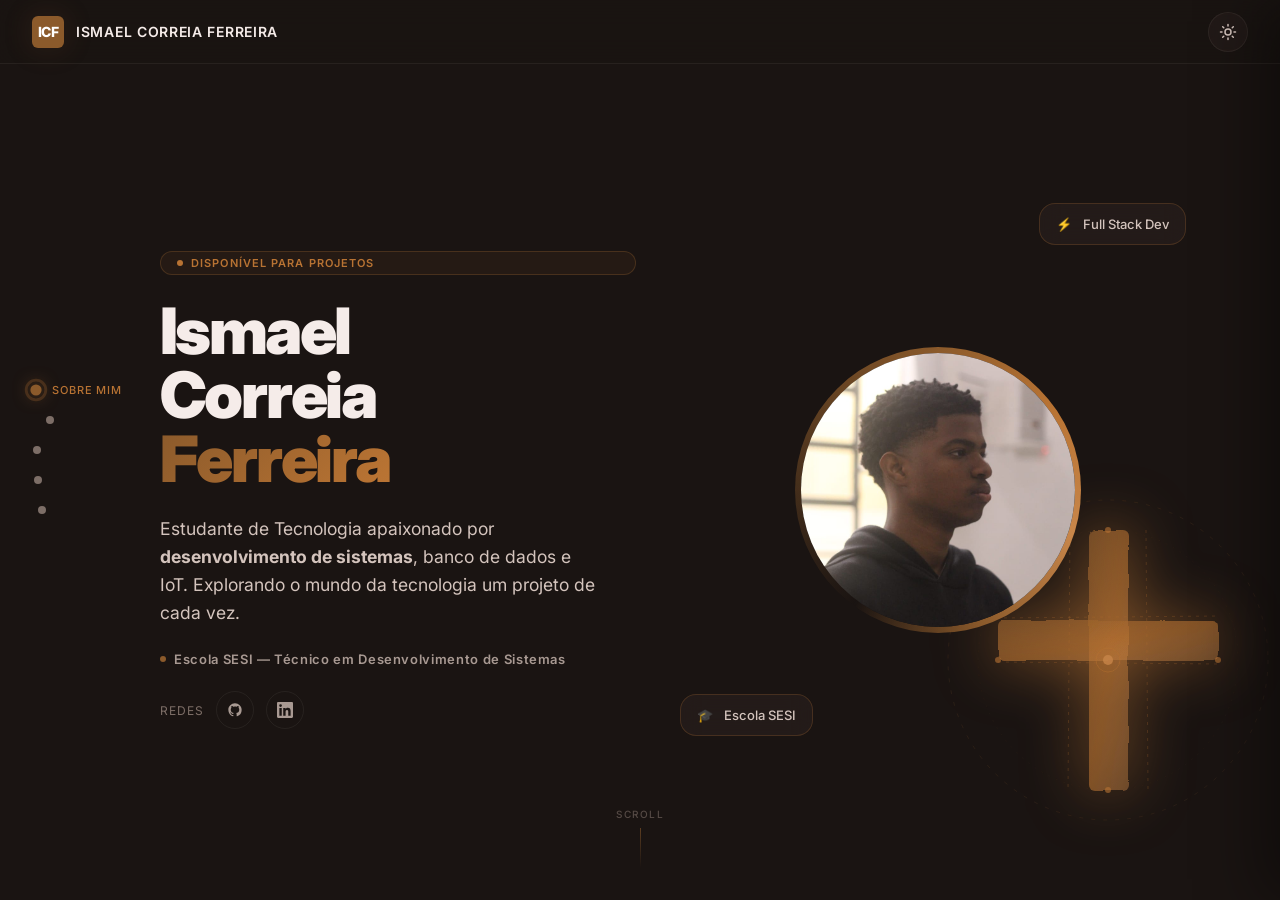
<file: index.html>
<!DOCTYPE html>
<html lang="pt-BR" data-theme="dark">

<head>
  <meta charset="UTF-8" />
  <meta name="viewport" content="width=device-width, initial-scale=1.0" />
  <meta name="description"
    content="Portfólio de Ismael Correia Ferreira — Estudante de Tecnologia na Escola SESI. Projetos de desenvolvimento, banco de dados, IoT e modelagem de sistemas." />
  <meta property="og:title" content="Ismael Correia Ferreira — Portfólio" />
  <meta property="og:description"
    content="Portfólio pessoal com projetos acadêmicos e de desenvolvimento tecnológico." />
  <meta name="theme-color" content="#1a1412" />
  <title>Ismael Correia Ferreira — Portfólio</title>

  <!-- Preload fonts -->
  <link rel="preconnect" href="https://fonts.googleapis.com">
  <link rel="preconnect" href="https://fonts.gstatic.com" crossorigin>
  <link
    href="https://fonts.googleapis.com/css2?family=Inter:wght@300;400;500;600;700;800;900&family=Playfair+Display:ital,wght@0,700;0,900;1,700&display=swap"
    rel="stylesheet">

  <!-- Styles -->
  <link rel="stylesheet" href="src/styles/tokens.css" />
  <link rel="stylesheet" href="src/styles/global.css" />
  <link rel="stylesheet" href="src/styles/scenes.css" />
  <link rel="stylesheet" href="src/styles/overlay.css" />
</head>

<body>

  <!-- ===== CUSTOM CURSOR ===== -->
  <div id="cursor" aria-hidden="true">
    <div id="cursor-dot"></div>
    <div id="cursor-ring"></div>
  </div>

  <!-- ===== AMBIENT BACKGROUND ===== -->
  <canvas id="ambient-canvas" aria-hidden="true"></canvas>

  <!-- Ambient Orbs -->
  <div class="ambient-orb orb-1" aria-hidden="true"></div>
  <div class="ambient-orb orb-2" aria-hidden="true"></div>
  <div class="ambient-orb orb-3" aria-hidden="true"></div>

  <!-- ===== HEADER ===== -->
  <header id="main-header" role="banner">
    <a href="#scene-hero" class="header-logo" aria-label="Voltar ao início">
      <div class="header-logo-mark" aria-hidden="true">ICF</div>
      <span class="header-logo-text">Ismael Correia Ferreira</span>
    </a>
    <div class="header-actions">
      <button id="theme-toggle" aria-label="Mudar tema">
        <!-- icon injected by JS -->
        <svg viewBox="0 0 24 24" fill="none" stroke="currentColor" stroke-width="2" stroke-linecap="round"
          stroke-linejoin="round">
          <path d="M21 12.79A9 9 0 1 1 11.21 3 7 7 0 0 0 21 12.79z" />
        </svg>
      </button>
    </div>
  </header>

  <!-- ===== FLOATING NAV ===== -->
  <nav id="floating-nav" aria-label="Navegação de seções">
    <div class="nav-dot-wrapper">
      <div class="nav-dot active" data-scene="0" role="button" tabindex="0" aria-label="Sobre Mim"></div>
      <span class="nav-label">Sobre Mim</span>
    </div>
    <div class="nav-dot-wrapper">
      <div class="nav-dot" data-scene="1" role="button" tabindex="0" aria-label="Skills"></div>
      <span class="nav-label">Skills</span>
    </div>
    <div class="nav-dot-wrapper">
      <div class="nav-dot" data-scene="2" role="button" tabindex="0" aria-label="Portfólio"></div>
      <span class="nav-label">Portfólio</span>
    </div>
    <div class="nav-dot-wrapper">
      <div class="nav-dot" data-scene="3" role="button" tabindex="0" aria-label="Explorar"></div>
      <span class="nav-label">Explorar</span>
    </div>
    <div class="nav-dot-wrapper">
      <div class="nav-dot" data-scene="4" role="button" tabindex="0" aria-label="Contato"></div>
      <span class="nav-label">Contato</span>
    </div>
  </nav>

  <!-- ===== SCROLL WRAPPER ===== -->
  <main id="scroll-wrapper" role="main">

    <!-- ======================================================
         SCENE 0: HERO
         ====================================================== -->
    <section class="scene" id="scene-hero" data-scene="0" aria-label="Apresentação">
      <div class="hero-container">

        <!-- Left: Content -->
        <div class="hero-content">
          <div class="badge badge-accent hero-badge scene-element" style="animation-delay:0.1s">
            <span class="badge-dot"></span>
            Disponível para projetos
          </div>

          <h1 class="hero-name scene-element" style="animation-delay:0.2s">
            <span class="hero-name-line">Ismael</span>
            <span class="hero-name-line">Correia</span>
            <span class="hero-name-line accent">Ferreira</span>
          </h1>

          <p class="hero-subtitle scene-element" style="animation-delay:0.35s">
            Estudante de Tecnologia apaixonado por <strong>desenvolvimento de sistemas</strong>,
            banco de dados e IoT. Explorando o mundo da tecnologia um projeto de cada vez.
          </p>

          <div class="hero-school scene-element" style="animation-delay:0.45s">
            <span class="hero-school-dot"></span>
            Escola SESI &mdash; Técnico em Desenvolvimento de Sistemas
          </div>


          <div class="hero-socials scene-element" style="animation-delay:0.65s">
            <span>Redes</span>
            <a href="https://github.com/IsmaelCorreiaFerreira" target="_blank" rel="noopener" class="social-link"
              aria-label="GitHub">
              <svg viewBox="0 0 24 24" fill="currentColor">
                <path
                  d="M12 2C6.477 2 2 6.484 2 12.017c0 4.425 2.865 8.18 6.839 9.504.5.092.682-.217.682-.483 0-.237-.008-.868-.013-1.703-2.782.605-3.369-1.343-3.369-1.343-.454-1.158-1.11-1.466-1.11-1.466-.908-.62.069-.608.069-.608 1.003.07 1.531 1.032 1.531 1.032.892 1.53 2.341 1.088 2.91.832.092-.647.35-1.088.636-1.338-2.22-.253-4.555-1.113-4.555-4.951 0-1.093.39-1.988 1.029-2.688-.103-.253-.446-1.272.098-2.65 0 0 .84-.27 2.75 1.026A9.564 9.564 0 0112 6.844c.85.004 1.705.115 2.504.337 1.909-1.296 2.747-1.027 2.747-1.027.546 1.379.202 2.398.1 2.651.64.7 1.028 1.595 1.028 2.688 0 3.848-2.339 4.695-4.566 4.943.359.309.678.92.678 1.855 0 1.338-.012 2.419-.012 2.747 0 .268.18.58.688.482A10.019 10.019 0 0022 12.017C22 6.484 17.522 2 12 2z" />
              </svg>
            </a>
            <a href="https://linkedin.com/" target="_blank" rel="noopener" class="social-link" aria-label="LinkedIn">
              <svg viewBox="0 0 24 24" fill="currentColor">
                <path
                  d="M20.447 20.452h-3.554v-5.569c0-1.328-.027-3.037-1.852-3.037-1.853 0-2.136 1.445-2.136 2.939v5.667H9.351V9h3.414v1.561h.046c.477-.9 1.637-1.85 3.37-1.85 3.601 0 4.267 2.37 4.267 5.455v6.286zM5.337 7.433a2.062 2.062 0 01-2.063-2.065 2.064 2.064 0 112.063 2.065zm1.782 13.019H3.555V9h3.564v11.452zM22.225 0H1.771C.792 0 0 .774 0 1.729v20.542C0 23.227.792 24 1.771 24h20.451C23.2 24 24 23.227 24 22.271V1.729C24 .774 23.2 0 22.222 0h.003z" />
              </svg>
            </a>
          </div>
        </div>

        <!-- Right: Visual -->
        <div class="hero-visual" aria-hidden="true">
          <!-- Cross SVG -->
          <div class="hero-cross-container scene-element" style="animation-delay:0.3s">
            <svg class="hero-cross-svg" viewBox="0 0 340 340" fill="none" xmlns="http://www.w3.org/2000/svg">
              <!-- Cross shape - artistic/sketch style -->
              <defs>
                <linearGradient id="crossGrad" x1="0" y1="0" x2="1" y2="1">
                  <stop offset="0%" stop-color="#8b5a2b" stop-opacity="0.9" />
                  <stop offset="50%" stop-color="#b87333" stop-opacity="0.7" />
                  <stop offset="100%" stop-color="#c8864a" stop-opacity="0.5" />
                </linearGradient>
                <filter id="roughen">
                  <feTurbulence type="turbulence" baseFrequency="0.02" numOctaves="4" seed="5" result="noise" />
                  <feDisplacementMap in="SourceGraphic" in2="noise" scale="3" xChannelSelector="R"
                    yChannelSelector="G" />
                </filter>
              </defs>

              <!-- Glow circles -->
              <circle cx="170" cy="170" r="160" stroke="url(#crossGrad)" stroke-width="0.5" stroke-dasharray="4 8"
                opacity="0.3" />
              <circle cx="170" cy="170" r="130" stroke="url(#crossGrad)" stroke-width="0.3" stroke-dasharray="2 6"
                opacity="0.2" />

              <!-- Main cross -->
              <g filter="url(#roughen)">
                <!-- Vertical beam -->
                <rect x="150" y="40" width="40" height="260" rx="6" fill="url(#crossGrad)" opacity="0.85" />
                <!-- Horizontal beam -->
                <rect x="60" y="130" width="220" height="40" rx="6" fill="url(#crossGrad)" opacity="0.85" />
              </g>

              <!-- Sketch lines for artistic effect -->
              <line x1="132" y1="38" x2="130" y2="302" stroke="#b87333" stroke-width="0.8" stroke-dasharray="3 5"
                opacity="0.3" />
              <line x1="208" y1="40" x2="210" y2="300" stroke="#b87333" stroke-width="0.8" stroke-dasharray="3 5"
                opacity="0.3" />
              <line x1="58" y1="128" x2="282" y2="126" stroke="#b87333" stroke-width="0.8" stroke-dasharray="3 5"
                opacity="0.3" />
              <line x1="60" y1="172" x2="280" y2="174" stroke="#b87333" stroke-width="0.8" stroke-dasharray="3 5"
                opacity="0.3" />

              <!-- Corner dots -->
              <circle cx="170" cy="40" r="3" fill="#b87333" opacity="0.6" />
              <circle cx="170" cy="300" r="3" fill="#b87333" opacity="0.6" />
              <circle cx="60" cy="170" r="3" fill="#b87333" opacity="0.6" />
              <circle cx="280" cy="170" r="3" fill="#b87333" opacity="0.6" />
              <!-- Center -->
              <circle cx="170" cy="170" r="5" fill="#c8864a" opacity="0.8" />
              <circle cx="170" cy="170" r="12" stroke="#b87333" stroke-width="1" fill="none" opacity="0.4" />
            </svg>
          </div>

          <!-- Avatar -->
          <div class="hero-avatar-ring scene-element" style="animation-delay:0.4s">
            <img src="./imagens/Ismael Correia.jpg" alt="Foto de Ismael Correia Ferreira" class="hero-avatar"
              onerror="this.style.display='none'; this.parentElement.querySelector('.avatar-fallback')?.style.setProperty('display','flex')" />
            <!-- Fallback when no avatar -->
            <div class="avatar-fallback"
              style="display:none; position:absolute; inset:3px; border-radius:50%; background:var(--accent-primary-light); border: 2px solid var(--border-accent); align-items:center; justify-content:center; font-size:80px; z-index:1;">
              🧑‍💻</div>
          </div>

          <!-- Floating tags -->
          <div class="hero-floating-tag tag-1 scene-element" style="animation-delay:0.7s">
            <span class="tag-icon">⚡</span> Full Stack Dev
          </div>
          <div class="hero-floating-tag tag-2 scene-element" style="animation-delay:0.85s">
            <span class="tag-icon">🎓</span> Escola SESI
          </div>
        </div>

      </div>

      <!-- Scroll indicator -->
      <div class="scroll-indicator" aria-hidden="true">
        <span>Scroll</span>
        <div class="scroll-indicator-line"></div>
      </div>
    </section>

    <!-- ======================================================
         SCENE 1: SKILLS
         ====================================================== -->
    <section class="scene" id="scene-skills" data-scene="1" aria-label="Habilidades">
      <div class="skills-container">

        <div class="section-header">
          <p class="section-label scene-element" style="animation-delay:0.05s">Minhas Competências</p>
          <h2 class="section-title scene-element" style="animation-delay:0.15s">Skills &amp; Tecnologias</h2>
          <p class="section-desc scene-element" style="animation-delay:0.25s">
            Conjunto de tecnologias que domino e aplico em projetos reais, do front-end à automação.
          </p>
          <div class="cv-container scene-element" style="animation-delay:0.3s; margin-top: 24px;">
        <a href="https://docs.google.com/document/d/1Fu1-NdC5d7IJGBgHFKoX3qTs_0EYs2niBC-Hqb8Z_Y4/edit?usp=sharing" target="_blank" style="display: inline-flex; align-items: center; gap: 8px; padding: 12px 24px; background-color: var(--accent-primary); color: #fff; text-decoration: none; border-radius: 8px; font-weight: 600; font-size: 14px; transition: 0.3s ease;">
            📄 Ver Meu Currículo
        </a>
    </div>
        </div>

        <div class="skills-grid">

          <!-- Frontend -->
          <article class="skill-card scene-element" style="animation-delay:0.3s">
            <div class="skill-icon">🌐</div>
            <h3 class="skill-title">Frontend</h3>
            <p class="skill-desc">Desenvolvimento de interfaces modernas, responsivas e acessíveis com foco em
              experiência do usuário.</p>
            <div class="skill-tags">
              <span class="skill-tag">HTML5</span>
              <span class="skill-tag">CSS3</span>
              <span class="skill-tag">JavaScript</span>
              <span class="skill-tag">React</span>
            </div>
          </article>

          <!-- Backend -->
          <article class="skill-card scene-element" style="animation-delay:0.4s">
            <div class="skill-icon">⚙️</div>
            <h3 class="skill-title">Backend</h3>
            <p class="skill-desc">APIs robustas e servidores eficientes com foco em performance e segurança de dados.
            </p>
            <div class="skill-tags">
              <span class="skill-tag">Node.js</span>
              <span class="skill-tag">Python</span>
              <span class="skill-tag">REST APIs</span>
              <span class="skill-tag">Express</span>
            </div>
          </article>

          <!-- Database -->
          <article class="skill-card scene-element" style="animation-delay:0.5s">
            <div class="skill-icon">🗄️</div>
            <h3 class="skill-title">Database</h3>
            <p class="skill-desc">Modelagem e gerenciamento de bancos relacionais e não-relacionais com foco em
              performance.</p>
            <div class="skill-tags">
              <span class="skill-tag">MySQL</span>
              <span class="skill-tag">PostgreSQL</span>
              <span class="skill-tag">MongoDB</span>
              <span class="skill-tag">SQL</span>
            </div>
          </article>

          <!-- Automation / IoT -->
          <article class="skill-card scene-element" style="animation-delay:0.6s">
            <div class="skill-icon">📡</div>
            <h3 class="skill-title">IoT &amp; Automação</h3>
            <p class="skill-desc">Desenvolvimento de soluções embarcadas conectadas à internet das coisas com protocolos
              modernos.</p>
            <div class="skill-tags">
              <span class="skill-tag">Arduino</span>
              <span class="skill-tag">ESP32</span>
              <span class="skill-tag">MQTT</span>
            </div>
          </article>

        </div>
      </div>
    </section>

    <!-- ======================================================
         SCENE 2: PORTFOLIO
         ====================================================== -->
    <section class="scene" id="scene-portfolio" data-scene="2" aria-label="Portfólio">
      <div class="portfolio-container">

        <div class="section-header">
          <p class="section-label scene-element" style="animation-delay:0.05s">Projetos</p>
          <h2 class="section-title scene-element" style="animation-delay:0.15s">Portfólio</h2>
          <p class="section-desc scene-element" style="animation-delay:0.25s">
            Projetos desenvolvidos ao longo da minha trajetória acadêmica e profissional.
          </p>
        </div>

        <div class="portfolio-grid">

          <!-- Project 1 - 2024 -->
          <article class="p-card scene-element" style="animation-delay:0.3s">
            <div class="p-card-year">2024</div>
            <div class="p-card-header">
              <h3 class="p-card-title">Portfólio Canva</h3>
              <span class="p-card-badge completed">Concluído</span>
            </div>
            <p class="p-card-desc">
              Meu primeiro contato com a criação de portfólios. O foco foi explorar a criatividade, o design visual e a
              organização inicial das minhas ideias.
            </p>

            <div class="p-card-footer">
              <a href="https://canva.link/e7yuw1w0i16ajn2" target="_blank" class="p-card-link">Ver projeto →</a>
              <span style="font-size:12px; color:var(--text-quaternary)">2024</span>
            </div>
          </article>

          <!-- Project 2 - 2025 -->
          <article class="p-card scene-element" style="animation-delay:0.4s">
            <div class="p-card-year">2025</div>
            <div class="p-card-header">
              <h3 class="p-card-title">Portfólio Google Sites</h3>
              <span class="p-card-badge completed">Concluído</span>
            </div>
            <p class="p-card-desc">
              O passo seguinte foi entender como estruturar um site de verdade. Usei o Google Sites para criar uma
              navegação melhor e organizar meus projetos de forma mais interativa.
            </p>

            <div class="p-card-footer">
              <a href="https://sites.google.com/estudante.sesisenai.org.br/porfolio-do-ismael/in%C3%ADcio"
                target="_blank" class="p-card-link">Ver projeto →</a>
              <span style="font-size:12px; color:var(--text-quaternary)">2025</span>
            </div>
          </article>

          <!-- Project 3 - 2026 -->
          <article class="p-card scene-element" style="animation-delay:0.5s">
            <div class="p-card-year">2026</div>
            <div class="p-card-header">
              <h3 class="p-card-title">Portfólio Interativo</h3>
              <span class="p-card-badge current">
                <span class="badge-dot-sm"></span>
                ATUAL
              </span>
            </div>
            <p class="p-card-desc">
              Este portfólio! Desenvolvido com HTML, CSS e JavaScript puro. Design system completo com tema dark/light,
              animações e overlay de atividades acadêmicas.
            </p>
            <div class="p-card-tags">
              <span class="p-card-tag">HTML5</span>
              <span class="p-card-tag">CSS3</span>
              <span class="p-card-tag">JavaScript</span>
            </div>

          </article>

        </div>
      </div>
    </section>

    <!-- ======================================================
         SCENE 3: EXPLORE (BENTO)
         ====================================================== -->
    <section class="scene" id="scene-explore" data-scene="3" aria-label="Explorar matérias">
      <div class="explore-container">

        <div class="section-header">
          <p class="section-label scene-element" style="animation-delay:0.05s">Conteúdo Acadêmico</p>
          <h2 class="section-title scene-element" style="animation-delay:0.15s">Explorar Matérias</h2>
          <p class="section-desc scene-element" style="animation-delay:0.25s">
            Clique em qualquer matéria para ver as atividades organizadas por trimestre.
          </p>
        </div>

        <div class="bento-grid" role="list">

          <!-- Matemática -->
          <div class="bento-tile scene-element" data-subject="matematica" role="listitem button" tabindex="0"
            aria-label="Abrir matéria Matemática" style="animation-delay:0.3s">
            <div class="bento-icon">📐</div>
            <div class="bento-arrow">↗</div>
            <span class="bento-meta">Exatas</span>
            <h3 class="bento-title">Matemática</h3>
            <p class="bento-desc">Funções, geometria e probabilidade</p>
          </div>

          <!-- Natureza -->
          <div class="bento-tile scene-element" data-subject="natureza" role="listitem button" tabindex="0"
            aria-label="Abrir matéria Ciências da Natureza" style="animation-delay:0.36s">
            <div class="bento-icon">🧬</div>
            <div class="bento-arrow">↗</div>
            <span class="bento-meta">Bio · Fís · Quím</span>
            <h3 class="bento-title">Ciências da Natureza</h3>
            <p class="bento-desc">Biologia, Física e Química integradas</p>
          </div>

          <!-- Humanas -->
          <div class="bento-tile scene-element" data-subject="humanas" role="listitem button" tabindex="0"
            aria-label="Abrir matéria Ciências Humanas" style="animation-delay:0.42s">
            <div class="bento-icon">🌎</div>
            <div class="bento-arrow">↗</div>
            <span class="bento-meta">Hist · Geo · Fil</span>
            <h3 class="bento-title">Ciências Humanas</h3>
            <p class="bento-desc">História, Filosofia e Sociologia</p>
          </div>

          <!-- Linguagens -->
          <div class="bento-tile scene-element" data-subject="linguagens" role="listitem button" tabindex="0"
            aria-label="Abrir matéria Linguagens" style="animation-delay:0.48s">
            <div class="bento-icon">📖</div>
            <div class="bento-arrow">↗</div>
            <span class="bento-meta">Port · Ing · Lit</span>
            <h3 class="bento-title">Linguagens</h3>
            <p class="bento-desc">Português, Inglês e Literatura</p>
          </div>

          <!-- IoT -->
          <div class="bento-tile scene-element" data-subject="iot" role="listitem button" tabindex="0"
            aria-label="Abrir matéria IoT" style="animation-delay:0.54s">
            <div class="bento-icon">📡</div>
            <div class="bento-arrow">↗</div>
            <span class="bento-meta">Arduino · ESP32</span>
            <h3 class="bento-title">IoT</h3>
            <p class="bento-desc">Internet das Coisas e embarcados</p>
          </div>

          <!-- Programação de Aplicativos -->
          <div class="bento-tile scene-element" data-subject="programacaoDeAplicativos" role="listitem button" tabindex="0"
            aria-label="Abrir matéria Programação de Aplicativos" style="animation-delay:0.60s">
            <div class="bento-icon">📱</div>
            <div class="bento-arrow">↗</div>
            <span class="bento-meta">Swift</span>
            <h3 class="bento-title">Programação de Aplicativos</h3>
            <p class="bento-desc">Desenvolvimento Móvel e UI/UX</p>
          </div>

          <!-- Desenvolvimento de Sistemas -->
          <div class="bento-tile scene-element" data-subject="desenvolvimentoDeSistemas" role="listitem button" tabindex="0"
            aria-label="Abrir matéria Desenvolvimento de Sistemas" style="animation-delay:0.66s">
            <div class="bento-icon">💻</div>
            <div class="bento-arrow">↗</div>
            <span class="bento-meta">JS · Prisma</span>
            <h3 class="bento-title">Desenvolvimento de Sistemas</h3>
            <p class="bento-desc">JavaScript, Prisma, Banco de Dados, Frontend e Backend</p>
          </div>

          <!-- Testes de Sistemas -->
          <div class="bento-tile scene-element" data-subject="testesDeSistemas" role="listitem button" tabindex="0"
            aria-label="Abrir matéria Testes de Sistemas" style="animation-delay:0.72s">
            <div class="bento-icon">🧪</div>
            <div class="bento-arrow">↗</div>
            <span class="bento-meta">QA · Hackathon</span>
            <h3 class="bento-title">Testes de Sistemas</h3>
            <p class="bento-desc">Qualidade, Hackathon e Inovação</p>
          </div>

          <!-- Implantação de Sistemas -->
          <div class="bento-tile scene-element" data-subject="implantacaoDeSistemas" role="listitem button" tabindex="0"
            aria-label="Abrir matéria Implantação de Sistemas" style="animation-delay:0.78s">
            <div class="bento-icon">🚀</div>
            <div class="bento-arrow">↗</div>
            <span class="bento-meta">Deploy · Inovação</span>
            <h3 class="bento-title">Implantação de Sistemas</h3>
            <p class="bento-desc">Hackathon e implantação de soluções</p>
          </div>

        </div>
      </div>
    </section>

    <!-- ======================================================
         SCENE 4: CONTACT
         ====================================================== -->
    <section class="scene" id="scene-contact" data-scene="4" aria-label="Contato">
      <div class="contact-container">

        <div class="badge badge-accent contact-badge scene-element" style="animation-delay:0.05s">
          <span class="badge-dot"></span>
          Vamos Conversar
        </div>

        <h2 class="contact-title scene-element" style="animation-delay:0.2s">
          Entre em<br><span>Contato</span>
        </h2>

        <p class="contact-desc scene-element" style="animation-delay:0.35s">
          Seja para projetos, colaborações acadêmicas ou apenas para trocar uma ideia sobre tecnologia — estou
          disponível!
        </p>

        <div class="contact-grid scene-element" style="animation-delay:0.5s">

          <a href="mailto:ismael@example.com" class="contact-tile" aria-label="Enviar e-mail">
            <div class="contact-tile-icon">✉️</div>
            <span class="contact-tile-label">Email</span>
            <span class="contact-tile-value">ismael_c_ferrreira@estudante.sesisenai.com.br</span>
          </a>

          <a href="https://linkedin.com/" target="_blank" rel="noopener" class="contact-tile" aria-label="LinkedIn">
            <div class="contact-tile-icon">
              <svg width="22" height="22" viewBox="0 0 24 24" fill="currentColor" style="color:var(--accent-glow)">
                <path
                  d="M20.447 20.452h-3.554v-5.569c0-1.328-.027-3.037-1.852-3.037-1.853 0-2.136 1.445-2.136 2.939v5.667H9.351V9h3.414v1.561h.046c.477-.9 1.637-1.85 3.37-1.85 3.601 0 4.267 2.37 4.267 5.455v6.286zM5.337 7.433a2.062 2.062 0 01-2.063-2.065 2.064 2.064 0 112.063 2.065zm1.782 13.019H3.555V9h3.564v11.452zM22.225 0H1.771C.792 0 0 .774 0 1.729v20.542C0 23.227.792 24 1.771 24h20.451C23.2 24 24 23.227 24 22.271V1.729C24 .774 23.2 0 22.222 0h.003z" />
              </svg>
            </div>
            <span class="contact-tile-label">LinkedIn</span>
            <span class="contact-tile-value">/in/ismael-ferreira</span>
          </a>

          <a href="https://github.com/IsmaelCorreiaFerreira" target="_blank" rel="noopener" class="contact-tile"
            aria-label="GitHub">
            <div class="contact-tile-icon">
              <svg width="22" height="22" viewBox="0 0 24 24" fill="currentColor" style="color:var(--accent-glow)">
                <path
                  d="M12 2C6.477 2 2 6.484 2 12.017c0 4.425 2.865 8.18 6.839 9.504.5.092.682-.217.682-.483 0-.237-.008-.868-.013-1.703-2.782.605-3.369-1.343-3.369-1.343-.454-1.158-1.11-1.466-1.11-1.466-.908-.62.069-.608.069-.608 1.003.07 1.531 1.032 1.531 1.032.892 1.53 2.341 1.088 2.91.832.092-.647.35-1.088.636-1.338-2.22-.253-4.555-1.113-4.555-4.951 0-1.093.39-1.988 1.029-2.688-.103-.253-.446-1.272.098-2.65 0 0 .84-.27 2.75 1.026A9.564 9.564 0 0112 6.844c.85.004 1.705.115 2.504.337 1.909-1.296 2.747-1.027 2.747-1.027.546 1.379.202 2.398.1 2.651.64.7 1.028 1.595 1.028 2.688 0 3.848-2.339 4.695-4.566 4.943.359.309.678.92.678 1.855 0 1.338-.012 2.419-.012 2.747 0 .268.18.58.688.482A10.019 10.019 0 0022 12.017C22 6.484 17.522 2 12 2z" />
              </svg>
            </div>
            <span class="contact-tile-label">GitHub</span>
            <span class="contact-tile-value">/IsmaelCorreiaFerreira</span>
          </a>

        </div>

        <footer class="contact-footer scene-element" style="animation-delay:0.7s">
          <p>&copy; 2026 Ismael Correia Ferreira &mdash; Feito com dedicação e esforço</p>
        </footer>

      </div>
    </section>

  </main><!-- end #scroll-wrapper -->

  <!-- ======================================================
       OVERLAY SYSTEM
       ====================================================== -->
  <div id="overlay-backdrop" role="presentation" aria-hidden="true"></div>

  <aside id="overlay-panel" role="dialog" aria-modal="true" aria-labelledby="overlay-subject-name">
    <div class="overlay-header">
      <div class="overlay-header-left">
        <span class="overlay-subject-label" id="overlay-subject-label">Matéria</span>
        <h2 class="overlay-subject-name" id="overlay-subject-name">Carregando...</h2>
      </div>
      <button id="overlay-close" class="overlay-close" aria-label="Fechar painel">✕</button>
    </div>

    <div class="overlay-selector">
      <p class="selector-label">Trimestre</p>
      <div class="trimester-pills" id="trimester-pills" role="group" aria-label="Selecionar trimestre">
        <!-- Injected by JS -->
      </div>
    </div>

    <div class="overlay-content" id="overlay-content">
      <!-- Injected by JS -->
    </div>
  </aside>

  <!-- ===== MAIN JS (inlined for file:// compatibility) ===== -->
  <script>
    // ===== ACTIVITIES DATA =====
    var activitiesData = {
      matematica: {
        "1": [
          {
            subject: "Jogo — Quebrando a Banca (Probabilidade)",
            description: "Criamos um jogo inspirado no filme Quebrando a Banca, utilizando conceitos de probabilidade e análise combinatória. O trabalho foi dinâmico e ajudou a aplicar a matemática na prática, desenvolvendo o raciocínio lógico de forma criativa.",
            habilidades: [
              "C5: Aplicar o pensamento probabilístico para quantificar e fazer previsões em situações aplicadas a diferentes áreas do conhecimento e da vida cotidiana.",
              "H30: Identificar dados, regularidades e relações numa situação que envolva o raciocínio combinatório, utilizando os processos de contagem.",
              "H31: Reconhecer fenômenos e eventos de caráter aleatório, compreendendo o significado e a importância da probabilidade como meio de prever resultados."
            ],
            links: [
              { label: "Blackjack Pro (Google Drive)", url: "https://drive.google.com/file/d/1-zr4wS6cZbFgX0arx3cIE9BGOjozogtS/view?usp=drive_link", type: "docs" }
            ],
            preview: {
              text: "Blackjack Pro — jogo matemático com contagem de cartas e análise combinatória.",
              link: "https://drive.google.com/file/d/1-zr4wS6cZbFgX0arx3cIE9BGOjozogtS/view?usp=drive_link"
            }
          },
          {
            subject: "Atividade sobre o filme — Quebrando a Banca",
            description: "Analisamos o filme Quebrando a Banca, relacionando matemática e probabilidade com situações reais de jogo. O filme mostra como o uso de estratégias, como a contagem de cartas, pode influenciar resultados e decisões. Foi uma atividade interessante que conectou teoria e prática de forma dinâmica.",
            habilidades: [
              "H31: Reconhecer fenômenos e eventos de caráter aleatório, compreendendo o significado e a importância da probabilidade como meio de prever resultados.",
              "H32: Identificar em diferentes áreas científicas e outras atividades práticas modelos e problemas que fazem uso de estatísticas e probabilidades."
            ],
            links: [
              { label: "Análise do Filme (Google Docs)", url: "https://docs.google.com/document/d/1pqG_mWFm3sJ7JL8XGYJNEtfC4I5zZB1ZKaMYFit6rVw/edit?usp=sharing", type: "docs" }
            ],
            preview: {
              text: "Documento de análise do filme com foco em probabilidade e combinatória.",
              link: "https://docs.google.com/document/d/1pqG_mWFm3sJ7JL8XGYJNEtfC4I5zZB1ZKaMYFit6rVw/edit?usp=sharing"
            }
          }
        ],
        "2": [
          {
            subject: "Pesquisa Estatística sobre Hábitos Musicais",
            description: "Elaboração e aplicação de pesquisa estatística quantitativa abrangendo uma amostra de 83 pessoas. O estudo analisou as preferências por gêneros musicais, aplicativos de streaming utilizados, hábitos de estudo associados à música e o tempo diário de escuta, culminando na construção de gráficos explicativos e tabelas de frequência.",
            habilidades: [
              "C4 - H27: Planejar e executar pesquisas quantitativas por amostragem.",
              "C4 - H28: Organizar dados em tabelas de frequência absoluta e relativa.",
              "C4 - H29: Construir e interpretar gráficos estatísticos para tomada de decisão."
            ],
            links: [
              { label: "Pesquisa Estatística sobre Hábitos Musicais (Canva)", url: "https://canva.link/xk99hfgl5txe9dv", type: "canva" }
            ],
            images: [
              { src: "Detetives.png", alt: "Gráficos estatísticos e tabelas de frequência sobre hábitos musicais de 83 participantes" }
            ]
          }
        ],
        "3": [
          {
            subject: "Ciclo Trigonométrico — Jogo Interativo",
            description: "Considero que a atividade foi uma forma interessante e divertida de aprender sobre o ciclo trigonométrico. O jogo tornou o conteúdo mais dinâmico, facilitando a compreensão e incentivando a participação e o raciocínio dos jogadores. Na minha opinião, foi uma boa maneira de revisar o conteúdo de forma diferente, tornando o aprendizado mais leve e interativo.",
            habilidades: [
              "C2: Reconhecer e utilizar a linguagem algébrica e suas representações como a linguagem das ciências, necessária para expressar a relação entre grandezas e criar modelos descritivos permitindo conexões da matemática com fenômenos, sistemas naturais e tecnológicos.",
              "H5: Ler e interpretar diferentes linguagens e representações envolvendo variações de grandezas.",
              "H16: Compreender e construir modelos que correspondem a fenômenos periódicos."
            ],
            links: [
              { label: "Ver Apresentação no Canva", url: "https://canva.link/ag7rqy0c4koghyh", type: "canva" }
            ],
            preview: {
              text: "Apresentação com todas as etapas do projeto sobre o Ciclo Trigonométrico.",
              link: "https://canva.link/ag7rqy0c4koghyh"
            }
          }
        ]
      },
      natureza: {
        "1": [
          {
            subject: "Meme Literário — Evolução e Darwinismo",
            description: "Estudamos as ideias evolucionistas e analisamos evidências da evolução de forma dinâmica. A criação de um meme ajudou a entender o conteúdo de maneira mais leve e atual, tornando o aprendizado mais interessante.",
            habilidades: [
              "C3: Determinar os impactos das ações humanas nos ambientes, identificando suas causas e propondo soluções para a sua redução.",
              "H15: Comparar propostas de intervenção ambiental aplicando conhecimentos científicos e tecnológicos, observando os riscos e benefícios de sua implementação.",
              "H18: Identificar situações de risco ambiental na cidade onde reside."
            ],
            links: [
              { label: "Ver Meme no Canva", url: "https://canva.link/byxh1lgvp02nwnu", type: "canva" }
            ],
            preview: {
              text: "Meme sobre a Marcha do Progresso (agora digital), conectando evolução biológica à dependência tecnológica.",
              link: "https://canva.link/byxh1lgvp02nwnu"
            }
          },
          {
            subject: "Apresentação — Economia e Poder",
            description: "Analisamos a relação entre economia, recursos energéticos e poder geopolítico. Discutimos como o controle de recursos como petróleo e gás influencia as relações de poder entre nações, impacta a economia global e molda decisões políticas. O grupo desenvolveu uma apresentação abordando como a dependência energética é usada como instrumento de poder e quais são as consequências para a geopolítica mundial.",
            habilidades: [
              "C1: Entender a ciência e a tecnologia como construções humanas.",
              "C2: Aplicar conceitos científicos para explicar fenômenos do cotidiano.",
              "H9: Compreender energia e suas transformações.",
              "H11: Investigar, levantar hipóteses e tirar conclusões.",
              "H1: Interpretar diferentes formas de informação (textos, gráficos, dados)."
            ],
            links: [
              { label: "Apresentação no Canva", url: "https://canva.link/dw4srmbrlcj9p7o", type: "canva" }
            ],
            preview: {
              text: "Apresentação em Canva sobre economia, poder geopolítico e dependência energética.",
              link: "https://canva.link/dw4srmbrlcj9p7o"
            }
          },
          {
            subject: "Atividade Prática — Disputa de Eletricidade",
            description: "O objetivo da atividade foi compreender, na prática, como ocorre a eletrização por atrito, observando a transferência de elétrons entre diferentes materiais quando são esfregados. Além disso, buscou-se analisar como os corpos ficam eletrizados com cargas de sinais opostos e como isso influencia fenômenos como a atração entre objetos, permitindo relacionar a teoria estudada em sala com a observação experimental.",
            habilidades: [
              "C1: Compreender as ciências naturais e as tecnologias como construções humanas associadas à cultura dos povos e suas visões de mundo.",
              "H1: Interpretar informações apresentadas em diferentes linguagens usadas nas Ciências, como texto discursivo, gráficos, tabelas, relações matemáticas, diagramas ou representação simbólica.",
              "C2: Aplicar os conceitos fundamentais e estruturas procedimentais das Ciências da Natureza na explicação de fenômenos cotidianos, bem como dominar processos e práticas da investigação científica.",
              "H7: Compreender os conceitos relacionados à Química nos seus diferentes ramos: Físico-química, Química orgânica e Química Geral.",
              "H9: Explicar os conceitos de energia, matéria, vida e transformação para explicar fenômenos naturais e procedimentos tecnológicos.",
              "H11: Empregar procedimentos e práticas de observação, levantamento de hipótese, experimentação, coleta de dados e conclusões para resolução de problemas relacionados às Ciências da Natureza.",
              "H12: Relacionar informações para construir modelos em ciência e tecnologia."
            ],
            links: [
              { label: "Relatório Prático (Google Docs)", url: "https://docs.google.com/document/d/1-B0JUfEMyaCoHxIaDVscOM6IEmAXIJpdg4JQez0CEaA/edit?tab=t.0#heading=h.wxwgm2ght48f", type: "docs" }
            ],
            preview: {
              text: "Relatório da atividade prática de eletrização por atrito — transferência de elétrons e atração entre corpos eletrizados.",
              link: "https://docs.google.com/document/d/1-B0JUfEMyaCoHxIaDVscOM6IEmAXIJpdg4JQez0CEaA/edit?tab=t.0#heading=h.wxwgm2ght48f"
            }
          }
        ],
        "2": [
          {
            subject: "Mural Interativo — Poluição e Saneamento Básico",
            description: "Responsável pelo planejamento, impressão e descrição das imagens constitutivas do mural interativo. O trabalho abordou temas fundamentais de saúde pública e preservação ambiental: coleta seletiva, descarte inadequado de resíduos sólidos, poluição de rios e recursos hídricos, ações diretas de combate à dengue e processos de tratamento de água e esgoto.",
            habilidades: [
              "C2 - H11: Empregar procedimentos e práticas de observação, coleta de dados e conclusões para resolução de problemas relacionados às Ciências da Natureza.",
              "C3 - H15: Comparar propostas de intervenção ambiental aplicando conhecimentos científicos e tecnológicos.",
              "C3 - H18: Identificar situações de risco ambiental na cidade onde reside.",
              "C4 - H23: Formular propostas de alcance individual ou coletivo para preservação e promoção da saúde."
            ],
            links: [
              { label: "Acesse o nosso site explicativo", url: "https://epidemiologiaedados.netlify.app/", type: "site" }
            ],
            images: [
              { src: "./Epidemiologia.png", alt: "Fotos do mural interativo sobre poluição, descarte de resíduos e saneamento básicoe site explicativo" }
            ]
          },
          {
            subject: "Cartilha Educativa — Eletricidade e o Corpo Humano",
            description: "Elaboração de uma cartilha didática e ilustrada explorando a relação da Eletricidade com o Corpo Humano. Conteúdos abrangem a física da corrente elétrica, os efeitos biológicos do choque elétrico no organismo, medidas preventivas contra acidentes domésticos e industriais, procedimentos de primeiros socorros e o funcionamento médico do desfibrilador elétrico (DEA).",
            habilidades: [
              "C1 - H3: Inferir termos técnico-científicos em textos de Ciências da Natureza.",
              "C1 - H4: Identificar informações em gráficos, textos e linguagens visuais.",
              "C2 - H12: Relacionar informações para construir modelos científicos e tecnológicos.",
              "C4 - H23: Formular propostas para promoção da saúde e segurança individual e coletiva.",
              "Física (H6): Corrente elétrica, circuitos e DDP.",
              "Química (H7): Eletrólitos e condutividade biológica.",
              "Transformação de Energia (H9): Conversão de energia elétrica em térmica e biológica."
            ],
            links: [
              { label: "Abrir Cartilha no Canva", url: "https://canva.link/12avd9as0x3fmai", type: "canva" }
            ],
            images: [
              { src: "./Atividade Natureza.png", alt: "Capa e páginas da Cartilha Educativa de Eletricidade e o Corpo Humano" }
            ]
          },
          {
            subject: "Apresentação Acadêmica — Produção de Materiais para Baterias de Íons de Lítio: Química, Estequiometria e Sustentabilidade",
            description: "Estudo e apresentação didática sobre o processo industrial de obtenção e purificação de compostos de lítio (grau bateria) a partir do espodumênio. O conteúdo abrange a química da conversão e precipitação do carbonato de lítio, a aplicação de cálculos estequiométricos industriais considerando o rendimento real do processo, a análise dos impactos ambientais e mitigações alinhadas aos ODS, além dos aspectos geopolíticos e econômicos do Brasil no contexto da transição energética global.",
            habilidades: [
              "C1 - H3: Inferir e aplicar termos técnico-científicos em processos químicos e industriais de Ciências da Natureza.",
              "C1 - H4: Identificar e interpretar informações quantitativas em equações químicas, proporções estequiométricas e gráficos econômico-ambientais.",
              "C2 - H12: Relacionar conceitos estequiométricos e físico-químicos para compreender modelos tecnológicos de armazenamento de energia..",
              "C4 - H23: Formular propostas para a mitigação de resíduos industriais, promovendo a sustentabilidade e a economia circular.",
              "Química (H7): Balanço de equações químicas, cálculo estequiométrico de massa/quantidade de matéria e rendimento industrial.",
              "Física/Geociências (H6): Matriz energética, eficiência no armazenamento elétrico e exploração sustentável de minerais estratégicos.",
              "Transformação e Sociedade (H9): Análise dos impactos socioeconômicos, geopolíticos e ambientais da transição para a mobilidade elétrica."
            ],
            links: [
              { label: "Abrir Cartilha no Canva", url: "https://docs.google.com/presentation/d/1P0nIEEI5gOmuFZBZoi5tk9wSnm7Lo9e8yzBdp-d1-fY/edit?usp=sharing", type: "canva" }
            ],
            images: [
              { src: "Producao.png", alt: "Capa e páginas da Apresentação Educativa de Produção de Materiais para Baterias de Íons de Lítio" }
            ]
          }

        ],
        "3": [
          {
            subject: "Ciclos Biogeoquímicos — Estudo de Caso: Eutrofização",
            description: "Neste estudo de caso, exploramos o fenômeno da eutrofização, focando no excesso de nitrogênio e fósforo causado pelo descarte inadequado de esgoto na água. Considero o resultado da atividade muito positivo, pois trabalhar em conjunto com meus colegas permitiu dividir bem as etapas de pesquisa e organizar as ideias de forma visual e clara. Como maior aprendizado, pude perceber na prática como pequenas alterações químicas são capazes de desencadear um grave desequilíbrio ecológico em cadeia.",
            habilidades: [
              "C1: Compreender as ciências naturais e as tecnologias como construções humanas associadas à cultura dos povos e suas visões de mundo.",
              "H4: Identificar, em textos, diagramas, gráficos, imagens e tabelas, informações relevantes para compreender um fenômeno ou conceito relacionado às Ciências da Natureza.",
              "C2: Aplicar os conceitos fundamentais e estruturas procedimentais das Ciências da Natureza na explicação de fenômenos cotidianos, bem como dominar processos e práticas da investigação científica.",
              "H11: Empregar procedimentos e práticas de observação, levantamento de hipótese, experimentação, coleta de dados e conclusões para resolução de problemas relacionados às Ciências da Natureza.",
              "C5: Determinar as características das tecnologias associadas às Ciências da Natureza aplicadas em diferentes serviços ou contextos.",
              "H24: Descrever as propriedades físicas, químicas e/ou biológicas dos materiais relacionando-os às finalidades as quais que se destinam."
            ],
            links: [
              { label: "Ver Apresentação no Google Slides", url: "https://docs.google.com/presentation/d/1EYimTP18_bhc_JxAPTwGmlwCUuRzEAw8WCB2wkGB5j4/edit?usp=sharing", type: "docs" }
            ],
            preview: {
              text: "Apresentação completa sobre ciclos biogeoquímicos com foco na eutrofização.",
              link: "https://docs.google.com/presentation/d/1EYimTP18_bhc_JxAPTwGmlwCUuRzEAw8WCB2wkGB5j4/edit?usp=sharing"
            }
          },
          {
            subject: "Infográfico — Magnetismo no Mundo Real: Detectores de Metais",
            description: "Neste infográfico sobre detectores de metais e o magnetismo aplicado à segurança, explorei o funcionamento desses dispositivos desde os princípios físicos do campo magnético e o uso combinado de ímãs e corrente elétrica até as contribuições históricas do cientista Hans Christian Ørsted. Considero o resultado da atividade bastante satisfatório, pois transformar conceitos de eletromagnetismo em um material visual ajudou a tornar o conteúdo muito mais didático e acessível. Como principal aprendizado, pude compreender como descobertas científicas do século XIX estão diretamente presentes em tecnologias essenciais do nosso cotidiano, como a segurança em aeroportos e eventos.",
            habilidades: [
              "C5: Determinar as características das tecnologias associadas às Ciências da Natureza aplicadas em diferentes serviços ou contextos produtivos: indústria, manufatura, agricultura, agroindústria, extrativismo.",
              "H26: Utilizar manuais para conhecer os processos de instalação e operação de diferentes equipamentos.",
              "H27: Executar testes de controle para a comparação de serviços, materiais e produtos, utilizando parâmetros como custo e eficiência, empregabilidade, efeito colateral, riscos e benefícios.",
              "H28: Reconhecer e utilizar nomenclatura e códigos científicos e tecnológicos para caracterizar materiais, substâncias e processos."
            ],
            links: [
              { label: "Ver Infográfico no Canva", url: "https://canva.link/t3u3prohoqtzrsv", type: "canva" }
            ],
            preview: {
              text: "Infográfico ilustrativo sobre o funcionamento de detectores de metais e princípios do eletromagnetismo.",
              link: "https://canva.link/t3u3prohoqtzrsv"
            }
          },
          {
            subject: "E-Book — Óleos Essenciais: Composição, Propriedades e Aplicações",
            description: "Nesta atividade, pesquisei sobre os óleos essenciais, conhecendo sua composição química, propriedades e aplicações. Também participei de uma experiência prática de destilação do alecrim, na qual pude entender melhor como funciona o processo de extração e como a Química Orgânica está presente no nosso dia a dia.",
            habilidades: [
              "C5: Determinar as características das tecnologias associadas às Ciências da Natureza aplicadas em diferentes serviços ou contextos produtivos: indústria, manufatura, agricultura, agroindústria, extrativismo.",
              "H12: Relacionar informações para construir modelos em Ciência e Tecnologia.",
              "H24: Descrever propriedades físicas, químicas e/ou biológicas dos materiais, relacionando-as às suas finalidades.",
              "H25: Identificar matérias-primas e etapas de transformação, descrevendo processos físicos, químicos e/ou biológicos."
            ],
            links: [
              { label: "Acessar E-Book no Google Docs", url: "https://docs.google.com/document/d/1InA4mbcKsOW6oAdlfVkNrskQqyrbdwW5XDNL3oDHzNU/edit?usp=sharing", type: "docs" }
            ],
            preview: {
              text: "E-Book completo sobre óleos essenciais com vídeo explicativo e conteúdo de Química Orgânica.",
              link: "https://docs.google.com/document/d/1InA4mbcKsOW6oAdlfVkNrskQqyrbdwW5XDNL3oDHzNU/edit?usp=sharing"
            }
          }
        ]
      },
      humanas: {
        "1": [
          {
            subject: "Análise de País: Suíça",
            description: "Trabalho focado no estudo aprofundado sobre a Suíça. A pesquisa abrangeu dados fundamentais, características demográficas, sociedade, fontes de energia e a matriz energética do país, consolidando o aprendizado sobre a geografia e economia europeia.",
            habilidades: [
              "Pesquisa Geográfica",
              "Análise Demográfica",
              "Apresentação Visual",
              "Trabalho em Equipe"
            ],
            links: [
              { label: "Apresentação da Suíça no Canva", url: "https://canva.link/i054cc100fah9qy", type: "canva" }
            ],
            preview: {
              text: "Apresentação de slides detalhada sobre a geografia, sociedade e matriz energética da Suíça.",
              link: "https://canva.link/i054cc100fah9qy"
            }
          },
          {
            subject: "The World Tribune: O Pós-Guerra",
            description: "Projeto criativo em formato de jornal (\"The World Tribune\" - Edição de Jan/1920) que retrata os impactos imediatos da Primeira Guerra Mundial. Os artigos abordam temas como o medo do bolchevismo, a reconstrução das cidades, o luto coletivo (Soldado Desconhecido) e as mudanças sociais na juventude e no entretenimento.",
            habilidades: [
              "Pesquisa Histórica",
              "Escrita Jornalística",
              "Design Editorial",
              "Síntese de Contexto"
            ],
            links: [
              { label: "Ler Jornal no Canva", url: "https://canva.link/wd4ivl4jw0wi3wv", type: "canva" }
            ],
            preview: {
              text: "Jornal editorial criado no Canva retratando os eventos e o clima social europeu no ano de 1920.",
              link: "https://canva.link/wd4ivl4jw0wi3wv"
            }
          },
          {
            subject: "Análise do Cartaz: Nossa Causa é Justa",
            description: "Análise interdisciplinar de um cartaz de propaganda soviética de 1941. O estudo explorou o uso do Realismo Socialista, a simbologia do Exército Vermelho e a psicologia das cores para entender como a comunicação visual foi utilizada para mobilização popular e unidade nacional durante a Segunda Guerra Mundial.",
            habilidades: [
              "Analisar o funcionamento das linguagens e sua relação com contextos históricos.",
              "Interpretar diferentes formas de informação (textos, imagens e símbolos).",
              "Compreender o papel da propaganda na construção de ideologias e mobilização social."
            ],
            links: [
              { label: "Análise Crítica (Google Docs)", url: "https://docs.google.com/document/d/1Sd6ec3WQ8SWVRUDODf3YZ0oWDXlqCp11u1rChxEYP3g/edit?usp=sharing", type: "docs" }
            ],
            preview: {
              text: "Análise detalhada sobre a simbologia e o contexto histórico da propaganda soviética.",
              link: "https://docs.google.com/document/d/1Sd6ec3WQ8SWVRUDODf3YZ0oWDXlqCp11u1rChxEYP3g/edit?usp=sharing"
            }
          }
        ],
        "2": [
          {
            subject: "Dossiê Histórico — Operação Blitzkrieg",
            description: "Elaboração de dossiê historiográfico investigando a estratégia militar da Blitzkrieg ('guerra-relâmpago') durante a Segunda Guerra Mundial. A pesquisa articulou crítica de fontes primárias e secundárias, letramento visual com mapas históricos e cartogramas de época, além de redação acadêmica fundamentada sobre as fases de invasão e seus desdobramentos geopolíticos.",
            habilidades: [
              "C1 (H1, H2, H3, H4): Interpretação de fontes históricas e análise crítica documental.",
              "C2 (H5, H6, H7): Compreensão de conflitos globais e estratégias militares.",
              "C3 (H8, H9): Análise de impacto geoestratégico e letramento visual.",
              "C4 (H10, H11): Redação acadêmica e síntese historiográfica."
            ],
            links: [
              { label: "Abrir Dossiê no Canva", url: "https://docs.google.com/presentation/d/17pAVj63EJvzUuAS1xyfUcz-gBpW7DPhQiZSV2zkkibY/edit?usp=sharing", type: "canva" }
            ],
            images: [
              { src: "./Blitzkrieg.png", alt: "Dossiê Histórico da Operação Blitzkrieg - Segunda Guerra Mundial" }
            ]
          },
          {
            subject: "Ética, Alteridade e Direitos Humanos (Primo Levi & Etarismo)",
            description: "Reflexão filosófica e sociológica conectando a análise da obra de Primo Levi sobre os processos de desumanização ao estudo contemporâneo do etarismo. Envolveu triangulação de dados sobre o preconceito contra idosos, discussão sobre a garantia da alteridade e propostas de intervenção para a defesa dos Direitos Humanos da pessoa idosa.",
            habilidades: [
              "C1 (H1, H2): Análise filosófica de textos fundamentais dos Direitos Humanos.",
              "C2 (H3, H4): Reflexão ética sobre alteridade e desumanização nas sociedades.",
              "C3 (H5, H6): Triangulação de dados estatísticos sobre preconceito etário.",
              "C4 (H7, H8): Elaboração de propostas para garantia dos direitos da pessoa idosa."
            ],
            links: [
              { label: "Ver Estudo no Canva", url: "https://canva.link/ajkb8nrxt6pciw7", type: "canva" }
            ],
            images: [
              { src: "./Idoso.png", alt: "Análise Filosófica de Primo Levi, Alteridade e Direitos da Pessoa Idosa" }
            ]
          },
          {
            subject: "Análise Audiovisual — Totalitarismo e Mecanismos de Poder no Cinema",
            description: "Investigação da linguagem cinematográfica utilizada na construção e manutenção de regimes totalitários. Análise das técnicas de propaganda ideológica, estética do poder estatal, controle de massas e representação do autoritarismo em produções do cinema clássico e contemporâneo.",
            habilidades: [
              "C1 (H1, H2): Leitura crítica da linguagem cinematográfica e discursos visuais.",
              "C2 (H3, H4, H5): Identificação dos mecanismos de propaganda e ideologia política.",
              "C3 (H6, H7): Análise dos fenômenos de massificação e controle social.",
              "C4 (H8, H9, H10): Redação de ensaio crítico sobre cinema e regimes autoritários."
            ],
            links: [
              { label: "Ver Análise Audiovisual no Canva", url: "https://canva.link/v3m47tq8jqolg96", type: "canva" }
            ],
            images: [
              { src: "./Cinema.png", alt: "Análise da Linguagem Cinematográfica e Propaganda Totalitária" }
            ]
          }
        ],
        "3": [
          {
            subject: "O Brasil dos Anos 1950: Os Anos Dourados — Planejamento de Nova Capital",
            description: "Nesta atividade, assisti a um vídeo sobre a história da construção de Brasília e imaginei, junto com meu grupo, como seria uma nova capital para o Brasil. Criamos o planejamento da cidade, incluindo sua localização, organização e principais construções. Também explicamos nossas ideias e como elas poderiam contribuir para o desenvolvimento do país.",
            habilidades: [
              "H36: Propor interpretações e soluções para problemas identificados no contexto social brasileiro.",
              "H39: Relacionar o papel das instituições sociais às soluções para problemas políticos, econômicos, sociais e ambientais no contexto da sociedade brasileira.",
              "H40: Analisar o processo de formação das instituições sociais e políticas, compreendendo seu papel na sociedade."
            ],
            links: [
              { label: "Ver Apresentação no Google Slides", url: "https://docs.google.com/presentation/d/1EYimTP18_bhc_JxAPTwGmlwCUuRzEAw8WCB2wkGB5j4/edit", type: "docs" }
            ],
            preview: {
              text: "Apresentação sobre os Anos Dourados e o planejamento de uma nova capital brasileira.",
              link: "https://docs.google.com/presentation/d/1EYimTP18_bhc_JxAPTwGmlwCUuRzEAw8WCB2wkGB5j4/edit"
            }
          },
          {
            subject: "Galeria de Fotos — Era Vargas",
            description: "Nesta atividade, criei uma galeria virtual com cinco imagens sobre a vida e o governo de Getúlio Vargas. Cada foto apresenta um momento importante da sua trajetória política, desde sua chegada ao poder até seu retorno à Presidência e o fim de seu governo. Com isso, aprendi mais sobre as mudanças e os acontecimentos que marcaram a Era Vargas no Brasil.",
            habilidades: [
              "Pesquisa Histórica",
              "Curadoria de Fontes Iconográficas",
              "Análise de Contexto Político e Social"
            ],
            links: [
              { label: "Ver Galeria no Google Docs", url: "https://docs.google.com/document/d/1/edit", type: "docs" }
            ],
            preview: {
              text: "Galeria virtual com cinco imagens comentadas sobre os principais momentos da Era Vargas.",
              link: "https://docs.google.com/document/d/1/edit"
            }
          },
          {
            subject: "Guerra Fria — Rec do Passe (3º Trimestre)",
            description: "Nesta atividade, criei uma apresentação de slides sobre a Guerra Fria e a disputa por poder e influência entre os Estados Unidos e a União Soviética. O material apresenta o embate entre o capitalismo e o socialismo, destacando momentos marcantes do período, como a Crise dos Mísseis em Cuba, o golpe militar no Chile, a corrida armamentista e a rivalidade nos esportes. Com isso, aprendi mais sobre como a polarização entre as duas superpotências gerou conflitos indiretos pelo mundo, avanços tecnológicos e o temor constante de uma guerra nuclear.",
            habilidades: [
              "H01: Analisar a polarização geopolítica, econômica e ideológica entre os Estados Unidos (capitalismo) e a União Soviética (socialismo) durante a Guerra Fria.",
              "H02: Compreender os desdobramentos dos conflitos indiretos, da corrida armamentista nuclear, como na Crise dos Mísseis de Cuba, e das intervenções ligadas a regimes ditatoriais, como o golpe militar de 1973 no Chile.",
              "H03: Relacionar os avanços tecnológicos e as disputas simbólicas nos esportes, como o mundial de xadrez de 1972, às estratégias de influência internacional das superpotências.  "
            ],
            links: [
              { label: "Ver Apresentação no Canva", url: "https://canva.link/65halshv473ulwp", type: "canva" }
            ],
            preview: {
              text: "Apresentação de redação do 3º Trimestre — Rec do Passe.",
              link: "https://canva.link/65halshv473ulwp"
            }
          }
        ]
      },
      linguagens: {
        "1": [
          {
            subject: "Game Literário — Barroco (Wordwall)",
            description: "Criamos um jogo no Wordwall sobre o Barroco, revisando suas principais características de forma interativa. O trabalho em grupo ajudou na organização e tornou a atividade mais dinâmica e criativa.",
            habilidades: [
              "H15: Produzir trabalhos individuais e coletivos, explorando materiais e técnicas ligados ao universo das composições artísticas e de práticas corporais."
            ],
            links: [
              { label: "Jogar no Wordwall via Canva", url: "https://canva.link/9p24lvjrtr10vu6", type: "canva" }
            ],
            preview: {
              text: "Jogo interativo no Wordwall sobre as características do Barroco — clique para acessar.",
              link: "https://canva.link/9p24lvjrtr10vu6"
            }
          },
          {
            subject: "A Paixão Segundo G.H. — Análise Interdisciplinar",
            description: "Analisamos A Paixão Segundo G.H. relacionando a experiência da personagem com a fisiologia e a neurociência. Discutimos reações como nojo e luta ou fuga, entendendo como o corpo responde à situação. Foi um trabalho que uniu literatura e ciência de forma interessante e reflexiva.",
            habilidades: [
              "H4: Interpretar textos literários de diferentes gêneros e estilos.",
              "H22: Relacionar informações de natureza científica, social e cultural."
            ],
            links: [
              { label: "Análise Interdisciplinar (Google Drive)", url: "https://drive.google.com/file/d/18NO-vxr_UoI5TOHgqoUCdt4XOivSfbes/view?usp=sharing", type: "docs" }
            ],
            preview: {
              text: "Análise literária e científica da obra de Clarice Lispector com enfoque na neurociência.",
              link: "https://drive.google.com/file/d/18NO-vxr_UoI5TOHgqoUCdt4XOivSfbes/view?usp=sharing"
            }
          }
        ],
        "2": [
          {
            subject: "Vídeo Manifesto (Produção Audiovisual em Grupo)",
            description: "Criação colaborativa de um Vídeo Manifesto focando no engajamento social e conscientização sobre temas contemporâneos. O projeto compreendeu as fases de pré-produção (roteirização e storyboard), produção de áudio e imagem, e pós-produção com edição de vídeo.",
            habilidades: [
              "H3: Identificação de temas, posicionamentos e finalidades discursivas em textos multissemióticos.",
              "H24: Produção de conteúdos audiovisuais acadêmicos, culturais e educacionais."
            ],
            links: [
              { label: "Assistir Vídeo Manifesto no YouTube", url: "https://youtu.be/ho5IGigpLpo", type: "youtube" }
            ],
            images: [
              { src: "Manifesto.png", alt: "Cenas e thumbnail da produção do Vídeo Manifesto" }
            ]
          },
          {
            subject: "Atividade de Inglês — \"What Kind of Art Do You Consume?\"",
            description: "Atividade de Língua Estrangeira Moderna (Inglês) explorando os hábitos individuais e coletivos de consumo artístico e cultural. Trabalhou-se a ampliação de vocabulário específico (artes visuais, cinema, música, literatura) e a expressão discursiva em inglês.",
            habilidades: [
              "H25: Interpretação de textos e manifestações culturais em Língua Estrangeira Moderna (Inglês)."
            ],
            links: [
              { label: "Atividade em Inglês - Consumo Cultural e Manifestações Artísticas", url: "https://docs.google.com/document/d/1UmKUNIzIBIkRdpW5SHkZ9nXjv-QRPAQEDY_eRwlMLYU/edit?usp=sharing", type: "docs" }
            ],
            images: [
              { src: "Frank.png", alt: "Atividade em Inglês sobre Consumo Cultural e Manifestações Artísticas" }
            ]
          },
          {
            subject: "Redação / Red1000 (2º Trimestre)",
            description: "Produção de texto dissertativo-argumentativo conforme o padrão exigido no Exame Nacional do Ensino Médio (ENEM). O trabalho priorizou a tese estruturada, articulação de repertório sociocultural legitimado e elaboração de proposta de intervenção completa com os 5 elementos obrigatórios.",
            habilidades: [
              "H22: Produção de textos formais dissertativos conforme a norma-padrão e estrutura técnica estabelecida."
            ],
            images: [
              { src: "Red1000.png", alt: "Redação dissertativo-argumentativa do modelo Red1000 do 2º Trimestre" }
            ]
          }
        ],
        "3": [
          {
            subject: "Redações — Plataforma Imagine",
            description: "Atividade de produção textual realizada na plataforma Imagine. As redações foram desenvolvidas com foco na estrutura técnica e nos propósitos comunicativos, utilizando o texto escrito como meio de acesso e permanência no mundo do trabalho, respondendo a diferentes situações de comunicação formal e técnica.",
            habilidades: [
              "C4: Produzir textos orais e escritos, utilizando-os como meio de acesso e permanência no mundo do trabalho, respondendo aos diferentes propósitos da comunicação.",
              "H22: Produzir textos técnicos de acordo com uma estrutura estabelecida."
            ],
            links: [
              { label: "Ver Redação — Nota 920 (Google Docs)", url: "https://docs.google.com/document/d/11DEk1QcXPmyzUWjJztY_MAzsOGPIQOfRYmqghHbKu_U/edit?tab=t.0", type: "docs" }
            ],
            images: [
              { src: "RedacaoT3.png", alt: "Redação com Nota 920 na Plataforma Imagine" }
            ],
            preview: {
              image: "RedacaoT3.png",
              text: "Redação produzida na plataforma Imagine com nota 920 — clique para ver o documento completo.",
              link: "https://docs.google.com/document/d/11DEk1QcXPmyzUWjJztY_MAzsOGPIQOfRYmqghHbKu_U/edit?tab=t.0"
            }
          },
          {
            subject: "Narrativas Hiperlinks — Secos e Molhados",
            description: "Atividade de criação de narrativa hiperlink explorando elementos artísticos e culturais. O projeto articulou identidade, práticas sociais e linguagens por meio de um site interativo, integrando composição textual, design visual e navegação não-linear para contar uma história multimídia.",
            habilidades: [
              "C3: Articular aspectos das identidades em textos e manifestações artísticas e culturais, considerando as práticas sociais e as linguagens utilizadas.",
              "H15: Produzir trabalhos individuais e coletivos, explorando materiais e técnicas ligados ao universo das composições artísticas e de práticas corporais."
            ],
            links: [
              { label: "Acessar Narrativa Hiperlink", url: "https://web-narrativa-alpha.vercel.app/", type: "web" }
            ],
            preview: {
              text: "Narrativa hiperlink interativa publicada no Vercel — explore a história de Secos e Molhados.",
              link: "https://web-narrativa-alpha.vercel.app/"
            }
          }
        ]
      },
      programacaoDeAplicativos: {
        "1": [
          {
            subject: "TaskSync — Sistema de Gestão de Tarefas",
            description: "Desenvolvemos essa atividade em grupo criando a ideia de um sistema de gestão de tarefas chamado TaskSync. Pensamos em como ele funcionaria, quem usaria e quais problemas ele resolveria. Organizamos regras, funcionalidades e até a parte visual do sistema.",
            habilidades: [
              "Modelagem de sistemas: definição de requisitos e regras de negócio.",
              "Organização de projetos: planejamento de sistema.",
              "Lógica de sistemas: análise de fluxos e casos de uso.",
              "Trabalho em equipe: desenvolvimento colaborativo.",
              "Prototipagem visual: representação de interface."
            ],
            links: [
              { label: "Acessar Protótipo TaskSync", url: "https://satasksync.netlify.app", type: "web" }
            ],
            preview: {
              text: "TaskSync — protótipo de sistema de gestão de tarefas desenvolvido em grupo.",
              link: "https://satasksync.netlify.app"
            }
          }
        ],
        "2": [{subject: "Desafio BP Web — Plataforma IoT & Web API",
            description: "Desenvolvimento do desafio prático BP Web para integração entre sistemas embarcados e plataforma web. Criação de rotas para envio e recebimento de telemetria, com hospedagem e deploy da aplicação em nuvem na Render.",
            habilidades: [
              "Desenvolvimento Web Front-end & Back-end",
              "Consumo de APIs REST e comunicação HTTP",
              "Deploy e hospedagem de aplicações em nuvem (Render)"
            ],
            links: [
              { label: "Acessar BP Web no Render", url: "https://rinhasenai2026-ngji.onrender.com/", type: "web" }
            ],
            images: [
              { src: "BP.png", alt: "Interface da Aplicação Web BP Web hospedada na Render" }]}],
        "3": []
      },
      desenvolvimentoDeSistemas: {
        "1": [],
        "2": [{
            subject: "Desafio BP Web — Plataforma IoT & Web API",
            description: "Desenvolvimento do desafio prático BP Web para integração entre sistemas embarcados e plataforma web. Criação de rotas para envio e recebimento de telemetria, com hospedagem e deploy da aplicação em nuvem na Render.",
            habilidades: [
              "Desenvolvimento Web Front-end & Back-end",
              "Consumo de APIs REST e comunicação HTTP",
              "Deploy e hospedagem de aplicações em nuvem (Render)"
            ],
            links: [
              { label: "Acessar BP Web no Render", url: "https://rinhasenai2026-ngji.onrender.com/", type: "web" }
            ],
            images: [
              { src: "BP.png", alt: "Interface da Aplicação Web BP Web hospedada na Render" }
            ]
          }],
        "3": [
          {
            subject: "Hackathon — Entrega 01: Mochila Inteligente",
            description: "Nesta atividade, trabalhamos em equipe para pensar em soluções para desafios do cotidiano. Realizamos pesquisas, criamos um mapa da empatia e desenvolvemos uma proposta de valor. Nossa ideia foi uma mochila inteligente que avisa os estudantes quando esquecem algum material escolar. Aprendi a importância de entender os problemas das pessoas e criar soluções usando a tecnologia.",
            habilidades: [
              "Design Thinking e Mapa da Empatia",
              "Proposta de Valor e Inovação Tecnológica",
              "Trabalho em Equipe e Resolução de Problemas"
            ],
            links: [
              { label: "Ver Apresentação no Canva", url: "https://canva.link/ixlbw6rq2qk6rcu", type: "canva" }
            ],
            preview: {
              text: "Mochila inteligente — solução para notificar estudantes sobre materiais esquecidos.",
              link: "https://canva.link/ixlbw6rq2qk6rcu"
            }
          },
          {
            subject: "Hackathon — Entrega 02: Programa de TV sobre Tecnologia e Inovação",
            description: "Nesta atividade, desenvolvemos uma proposta de programa de televisão sobre tecnologia e inovação voltado aos jovens. Criamos uma apresentação com ideias de conteúdos, como games, celulares, aplicativos e inteligência artificial, além de formas de conseguir patrocínio de empresas. Aprendi sobre inovação, trabalho em equipe e como conectar os interesses dos jovens com oportunidades de tecnologia.",
            habilidades: [
              "Inovação e Empreendedorismo",
              "Trabalho em Equipe e Criatividade",
              "Comunicação e Pitch para Negócios"
            ],
            links: [
              { label: "Ver Pitch no Canva", url: "https://canva.link/3w5irhydxs0igbe", type: "canva" }
            ],
            preview: {
              text: "Pitch do programa de TV sobre tecnologia e inovação para jovens.",
              link: "https://canva.link/3w5irhydxs0igbe"
            }
          }
        ]
      },
      iot: {
        "1": [],
        "2": [
          {
            subject: "Protótipo de Semáforo Inteligente",
            description: "Montagem física de circuito eletrônico simulando a temporização e o ciclo de transição de um Semáforo Inteligente de trânsito. Implementação do algoritmo de controle de LEDs via microcontrolador.",
            habilidades: [
              "Programação de Microcontroladores (Arduino / ESP32)",
              "Lógica de Maquinaria de Estados (State Machines)",
              "Montagem de Circuitos e Sinalização Eletrônica"
            ],
            links: [
              { label: "Assistir Vídeo no YouTube", url: "https://youtu.be/nkRhrmmJBz4?si=s9iamZlWiwdZynA", type: "youtube" }
            ],
            
            images: [
              { src: "./Semaforo.png", alt: "Circuito físico do Semáforo Inteligente em execução" }
            ]
          },
          {
            subject: "Controle Básico de Saída Digital — Ligar LED",
            description: "Projeto prático básico de automação e embarcados. Configuração de pinos de saída digital (GPIO) em microcontrolador para acionamento e controle de tempo de acendimento de um atuador luminoso (LED).",
            habilidades: [
              "Configuração de Pinos GPIO de Saída",
              "Eletrônica Digital e Dimensionamento de Resistores",
              "Estrutura de Firmware Embarcado em C/C++"
            ],
            links: [
              { label: "Ver Vídeo no YouTube", url: "https://youtu.be/j95tsOfhthg?si=BvO0ElE94AtqrEOy", type: "youtube" }
            ],
            images: [
              { src: "Ligar-led.png", alt: "Montagem simples de acionamento de LED no microcontrolador" }
            ]
          },
          {
            subject: "Controle de LED com Botão (Lógica Toggle Interativa)",
            description: "Desafio prático de controle de atuador por sinal de entrada (push-button). Implementação da lógica Toggle onde cada pressionamento do botão inverte o estado atual do LED, além da aplicação de técnica de software para tratamento do efeito de ruído mecânico (debounce).",
            habilidades: [
              "Leitura de Entradas Digitais & Debounce por Software",
              "Lógica de Alternância de Estado (Toggle Flip-Flop)",
              "Controle Reativo em Sistemas Embarcados"
            ],
            links: [
              { label: "Assistir Shorts no YouTube", url: "https://youtube.com/shorts/KcOSBOOBPlU?si=c-3f68KMCCA7h9ts", type: "youtube" }
            ],
            images: [
              { src: "Botão.png", alt: "Demonstração prática do circuito de LED com controle Toggle via botão" }
            ]
          }
        ],
        "3": [{
            subject: "Hackathon — Entrega 01: Mochila Inteligente",
            description: "Nesta atividade, trabalhamos em equipe para pensar em soluções para desafios do cotidiano. Realizamos pesquisas, criamos um mapa da empatia e desenvolvemos uma proposta de valor. Nossa ideia foi uma mochila inteligente que avisa os estudantes quando esquecem algum material escolar. Aprendi a importância de entender os problemas das pessoas e criar soluções usando a tecnologia.",
            habilidades: [
              "Design Thinking e Mapa da Empatia",
              "Proposta de Valor e Inovação Tecnológica",
              "Trabalho em Equipe e Resolução de Problemas"
            ],
            links: [
              { label: "Ver Apresentação no Canva", url: "https://canva.link/ixlbw6rq2qk6rcu", type: "canva" }
            ],
            preview: {
              text: "Mochila inteligente — solução IoT para notificar estudantes sobre materiais esquecidos.",
              link: "https://canva.link/ixlbw6rq2qk6rcu"
            }
          },
          {
            subject: "Hackathon — Entrega 02: Programa de TV sobre Tecnologia e Inovação",
            description: "Nesta atividade, desenvolvemos uma proposta de programa de televisão sobre tecnologia e inovação voltado aos jovens. Criamos uma apresentação com ideias de conteúdos, como games, celulares, aplicativos e inteligência artificial, além de formas de conseguir patrocínio de empresas. Aprendi sobre inovação, trabalho em equipe e como conectar os interesses dos jovens com oportunidades de tecnologia.",
            habilidades: [
              "Inovação e Empreendedorismo",
              "Trabalho em Equipe e Criatividade",
              "Comunicação e Pitch para Negócios"
            ],
            links: [
              { label: "Ver Pitch no Canva", url: "https://canva.link/3w5irhydxs0igbe", type: "canva" }
            ],
            preview: {
              text: "Pitch do programa de TV sobre tecnologia e inovação para jovens.",
              link: "https://canva.link/3w5irhydxs0igbe"
            }
          }]
      },
      testesDeSistemas: {
        "1": [],
        "2": [],
        "3": [
          {
            subject: "Hackathon — Entrega 01: Mochila Inteligente",
            description: "Nesta atividade, trabalhamos em equipe para pensar em soluções para desafios do cotidiano. Realizamos pesquisas, criamos um mapa da empatia e desenvolvemos uma proposta de valor. Nossa ideia foi uma mochila inteligente que avisa os estudantes quando esquecem algum material escolar. Aprendi a importância de entender os problemas das pessoas e criar soluções usando a tecnologia.",
            habilidades: [
              "Design Thinking e Mapa da Empatia",
              "Proposta de Valor e Inovação Tecnológica",
              "Trabalho em Equipe e Resolução de Problemas"
            ],
            links: [
              { label: "Ver Apresentação no Canva", url: "https://canva.link/ixlbw6rq2qk6rcu", type: "canva" }
            ],
            preview: {
              text: "Mochila inteligente — solução IoT para notificar estudantes sobre materiais esquecidos.",
              link: "https://canva.link/ixlbw6rq2qk6rcu"
            }
          },
          {
            subject: "Hackathon — Entrega 02: Programa de TV sobre Tecnologia e Inovação",
            description: "Nesta atividade, desenvolvemos uma proposta de programa de televisão sobre tecnologia e inovação voltado aos jovens. Criamos uma apresentação com ideias de conteúdos, como games, celulares, aplicativos e inteligência artificial, além de formas de conseguir patrocínio de empresas. Aprendi sobre inovação, trabalho em equipe e como conectar os interesses dos jovens com oportunidades de tecnologia.",
            habilidades: [
              "Inovação e Empreendedorismo",
              "Trabalho em Equipe e Criatividade",
              "Comunicação e Pitch para Negócios"
            ],
            links: [
              { label: "Ver Pitch no Canva", url: "https://canva.link/3w5irhydxs0igbe", type: "canva" }
            ],
            preview: {
              text: "Pitch do programa de TV sobre tecnologia e inovação para jovens.",
              link: "https://canva.link/3w5irhydxs0igbe"
            }
          }
        ]
      },
      implantacaoDeSistemas: {
        "1": [],
        "2": [],
        "3": [
          {
            subject: "Hackathon — Entrega 01: Mochila Inteligente",
            description: "Nesta atividade, trabalhamos em equipe para pensar em soluções para desafios do cotidiano. Realizamos pesquisas, criamos um mapa da empatia e desenvolvemos uma proposta de valor. Nossa ideia foi uma mochila inteligente que avisa os estudantes quando esquecem algum material escolar. Aprendi a importância de entender os problemas das pessoas e criar soluções usando a tecnologia.",
            habilidades: [
              "Design Thinking e Mapa da Empatia",
              "Proposta de Valor e Inovação Tecnológica",
              "Trabalho em Equipe e Resolução de Problemas"
            ],
            links: [
              { label: "Ver Apresentação no Canva", url: "https://canva.link/ixlbw6rq2qk6rcu", type: "canva" }
            ],
            preview: {
              text: "Mochila inteligente — solução para notificar estudantes sobre materiais esquecidos.",
              link: "https://canva.link/ixlbw6rq2qk6rcu"
            }
          },
          {
            subject: "Hackathon — Entrega 02: Programa de TV sobre Tecnologia e Inovação",
            description: "Nesta atividade, desenvolvemos uma proposta de programa de televisão sobre tecnologia e inovação voltado aos jovens. Criamos uma apresentação com ideias de conteúdos, como games, celulares, aplicativos e inteligência artificial, além de formas de conseguir patrocínio de empresas. Aprendi sobre inovação, trabalho em equipe e como conectar os interesses dos jovens com oportunidades de tecnologia.",
            habilidades: [
              "Inovação e Empreendedorismo",
              "Trabalho em Equipe e Criatividade",
              "Comunicação e Pitch para Negócios"
            ],
            links: [
              { label: "Ver Pitch no Canva", url: "https://canva.link/3w5irhydxs0igbe", type: "canva" }
            ],
            preview: {
              text: "Pitch do programa de TV sobre tecnologia e inovação para jovens.",
              link: "https://canva.link/3w5irhydxs0igbe"
            }
          }
        ]
      }
    };

    var state = { currentScene: 0, totalScenes: 5, overlayOpen: false, overlaySubject: null, overlayTrimester: "2", theme: localStorage.getItem("portfolio-theme") || "dark" };
    var subjectMap = { 
      matematica: { name: "Matemática", icon: "📐", meta: "Exatas" }, 
      natureza: { name: "Ciências da Natureza", icon: "🧬", meta: "Bio · Fís · Quím" }, 
      humanas: { name: "Ciências Humanas", icon: "🌎", meta: "Hist · Geo · Fil" }, 
      linguagens: { name: "Linguagens", icon: "📖", meta: "Port · Ing · Lit" }, 
      programacaoDeAplicativos: { name: "Programação de Aplicativos", icon: "🗂️", meta: "UML · BPMN" }, 
      desenvolvimentoDeSistemas: { name: "Desenvolvimento de Sistemas", icon: "🗄️", meta: "SQL · NoSQL" }, 
      iot: { name: "Ensino Técnico & IoT", icon: "📡", meta: "Arduino · ESP32 · Dev Web" },
      testesDeSistemas: { name: "Testes de Sistemas", icon: "🧪", meta: "QA · Hackathon" },
      implantacaoDeSistemas: { name: "Implantação de Sistemas", icon: "🚀", meta: "Deploy · Inovação" }
    };
    var trimesterLabel = { "1": "1º TRI", "2": "2º TRI", "3": "3º TRI" };

    function getActivities(subject, trimester) { 
      return (activitiesData[subject] && activitiesData[subject][trimester]) ? activitiesData[subject][trimester] : []; 
    }

    function getLinkBtnClass(url, type) {
      if (type === 'canva' || (url && (url.indexOf('canva.link') !== -1 || url.indexOf('canva.com') !== -1))) return 'btn-canva';
      if (type === 'youtube' || (url && (url.indexOf('youtu.be') !== -1 || url.indexOf('youtube.com') !== -1))) return 'btn-youtube';
      if (type === 'docs' || (url && (url.indexOf('docs.google.com') !== -1 || url.indexOf('drive.google.com') !== -1))) return 'btn-docs';
      return 'btn-web';
    }

    function getLinkIcon(url, type) {
      if (type === 'canva' || (url && url.indexOf('canva.link') !== -1)) return '🎨';
      if (type === 'youtube' || (url && (url.indexOf('youtu.be') !== -1 || url.indexOf('youtube.com') !== -1))) return '▶️';
      if (type === 'docs' || (url && (url.indexOf('docs.google.com') !== -1 || url.indexOf('drive.google.com') !== -1))) return '📄';
      if (url && url.indexOf('onrender.com') !== -1) return '🚀';
      return '🌐';
    }

    document.addEventListener("DOMContentLoaded", function () { 
      applyTheme(state.theme); 
      initCursor(); 
      initCanvas(); 
      initThemeToggle(); 
      initScrollTracking(); 
      initNavDots(); 
      initBentoSpotlight(); 
      initCardTilt(); 
      initOverlay(); 
      initKeyboard(); 
    });

    function applyTheme(theme) { 
      state.theme = theme; 
      document.documentElement.setAttribute("data-theme", theme); 
      localStorage.setItem("portfolio-theme", theme); 
      var btn = document.getElementById("theme-toggle"); 
      if (btn) { 
        btn.innerHTML = theme === "dark" ? '<svg viewBox="0 0 24 24" fill="none" stroke="currentColor" stroke-width="2" stroke-linecap="round" stroke-linejoin="round"><circle cx="12" cy="12" r="4"/><path d="M12 2v2M12 20v2M4.93 4.93l1.41 1.41M17.66 17.66l1.41 1.41M2 12h2M20 12h2M6.34 17.66l-1.41 1.41M19.07 4.93l-1.41 1.41"/></svg>' : '<svg viewBox="0 0 24 24" fill="none" stroke="currentColor" stroke-width="2" stroke-linecap="round" stroke-linejoin="round"><path d="M21 12.79A9 9 0 1 1 11.21 3 7 7 0 0 0 21 12.79z"/></svg>'; 
        btn.setAttribute("aria-label", "Mudar para tema " + (theme === "dark" ? "claro" : "escuro")); 
      } 
    }

    function initThemeToggle() { 
      var btn = document.getElementById("theme-toggle"); 
      if (!btn) return; 
      btn.addEventListener("click", function () { applyTheme(state.theme === "dark" ? "light" : "dark"); }); 
    }

    function initCanvas() { 
      var canvas = document.getElementById("ambient-canvas"); 
      if (!canvas) return; 
      var ctx = canvas.getContext("2d"); 
      function resize() { canvas.width = window.innerWidth; canvas.height = window.innerHeight; } 
      resize(); 
      window.addEventListener("resize", resize, { passive: true }); 
      var particles = []; 
      for (var i = 0; i < 35; i++) { 
        particles.push({ x: Math.random() * canvas.width, y: Math.random() * canvas.height, vx: (Math.random() - 0.5) * 0.4, vy: (Math.random() - 0.5) * 0.4, radius: Math.random() * 2.5 + 0.5, alpha: Math.random() * 0.4 + 0.1 }); 
      } 
      function draw() { 
        ctx.clearRect(0, 0, canvas.width, canvas.height); 
        var isDark = state.theme === "dark"; 
        var pc = isDark ? "200,150,80" : "139,90,43"; 
        var lc = isDark ? "184,115,51" : "122,72,32"; 
        particles.forEach(function (p) { 
          p.x += p.vx; p.y += p.vy; 
          if (p.x < 0 || p.x > canvas.width) p.vx *= -1; 
          if (p.y < 0 || p.y > canvas.height) p.vy *= -1; 
          ctx.beginPath(); 
          ctx.arc(p.x, p.y, p.radius, 0, Math.PI * 2); 
          ctx.fillStyle = "rgba(" + pc + "," + p.alpha + ")"; 
          ctx.fill(); 
          particles.forEach(function (q) { 
            var dx = p.x - q.x, dy = p.y - q.y, dist = Math.sqrt(dx * dx + dy * dy); 
            if (dist < 140 && dist > 0) { 
              ctx.beginPath(); ctx.moveTo(p.x, p.y); ctx.lineTo(q.x, q.y); 
              ctx.strokeStyle = "rgba(" + lc + "," + (0.06 * (1 - dist / 140)) + ")"; 
              ctx.lineWidth = 1; ctx.stroke(); 
            } 
          }); 
        }); 
        requestAnimationFrame(draw); 
      } 
      draw(); 
    }

    function initScrollTracking() { 
      var scenes = document.querySelectorAll(".scene"); 
      var observer = new IntersectionObserver(function (entries) { 
        entries.forEach(function (entry) { 
          if (entry.isIntersecting && entry.intersectionRatio >= 0.35) { 
            var idx = parseInt(entry.target.dataset.scene); 
            if (!isNaN(idx)) { 
              state.currentScene = idx; 
              updateNavDots(idx); 
              revealSceneElements(entry.target); 
            } 
          } 
        }); 
      }, { threshold: [0.35, 0.6] }); 
      scenes.forEach(function (scene) { observer.observe(scene); }); 
    }

    function revealSceneElements(sceneEl) { 
      var elements = sceneEl.querySelectorAll(".scene-element"); 
      elements.forEach(function (el, i) { 
        var delay = (parseFloat(el.style.animationDelay) || i * 0.08) * 1000; 
        setTimeout(function () { el.classList.add("revealed"); }, delay); 
      }); 
    }

    function initNavDots() { 
      document.querySelectorAll(".nav-dot").forEach(function (dot) { 
        dot.addEventListener("click", function () { scrollToScene(parseInt(dot.dataset.scene)); }); 
      }); 
    }

    function updateNavDots(activeIdx) { 
      document.querySelectorAll(".nav-dot").forEach(function (dot) { 
        dot.classList.toggle("active", parseInt(dot.dataset.scene) === activeIdx); 
      }); 
    }

    function scrollToScene(idx) { 
      var scene = document.querySelector('[data-scene="' + idx + '"]'); 
      if (scene) scene.scrollIntoView({ behavior: "smooth" }); 
    }

    function initBentoSpotlight() { 
      document.querySelectorAll(".bento-tile").forEach(function (tile) { 
        tile.addEventListener("mousemove", function (e) { 
          var rect = tile.getBoundingClientRect(); 
          tile.style.setProperty("--mx", ((e.clientX - rect.left) / rect.width * 100) + "%"); 
          tile.style.setProperty("--my", ((e.clientY - rect.top) / rect.height * 100) + "%"); 
        }); 
      }); 
    }

    function initCardTilt() { 
      document.querySelectorAll(".skill-card,.p-card").forEach(function (card) { 
        card.addEventListener("mousemove", function (e) { 
          var rect = card.getBoundingClientRect(), cx = rect.left + rect.width / 2, cy = rect.top + rect.height / 2, dx = (e.clientX - cx) / (rect.width / 2), dy = (e.clientY - cy) / (rect.height / 2); 
          card.style.setProperty("--tilt-x", (-dy * 8) + "deg"); 
          card.style.setProperty("--tilt-y", (dx * 8) + "deg"); 
          card.style.setProperty("--mx", ((e.clientX - rect.left) / rect.width * 100) + "%"); 
          card.style.setProperty("--my", ((e.clientY - rect.top) / rect.height * 100) + "%"); 
        }); 
        card.addEventListener("mouseleave", function () { 
          card.style.setProperty("--tilt-x", "0deg"); 
          card.style.setProperty("--tilt-y", "0deg"); 
        }); 
      }); 
    }

    function initCursor() { 
      var dot = document.getElementById("cursor-dot"), ring = document.getElementById("cursor-ring"); 
      if (!dot || !ring) return; 
      var mouseX = -100, mouseY = -100, ringX = -100, ringY = -100; 
      function animate() { 
        ringX += (mouseX - ringX) * 0.12; ringY += (mouseY - ringY) * 0.12; 
        dot.style.transform = "translate(" + mouseX + "px," + mouseY + "px) translate(-50%,-50%)"; 
        ring.style.transform = "translate(" + ringX + "px," + ringY + "px) translate(-50%,-50%)"; 
        requestAnimationFrame(animate); 
      } 
      document.addEventListener("mousemove", function (e) { mouseX = e.clientX; mouseY = e.clientY; }); 
      var sel = "a,button,[data-cursor-hover],.bento-tile,.skill-card,.p-card,.contact-tile,.social-link,.nav-dot"; 
      document.addEventListener("mouseover", function (e) { if (e.target.closest && e.target.closest(sel)) document.body.classList.add("cursor-hover"); }); 
      document.addEventListener("mouseout", function (e) { if (e.target.closest && e.target.closest(sel)) document.body.classList.remove("cursor-hover"); }); 
      var cur = document.getElementById("cursor"); 
      if (cur) { 
        document.addEventListener("mouseleave", function () { cur.style.opacity = "0"; }); 
        document.addEventListener("mouseenter", function () { cur.style.opacity = "1"; }); 
      } 
      animate(); 
    }

    function initOverlay() { 
      var bd = document.getElementById("overlay-backdrop"), cl = document.getElementById("overlay-close"); 
      if (bd) bd.addEventListener("click", closeOverlay); 
      if (cl) cl.addEventListener("click", closeOverlay); 
      document.querySelectorAll(".bento-tile[data-subject]").forEach(function (tile) { 
        tile.addEventListener("click", function () { openOverlay(tile.dataset.subject); }); 
      }); 
    }

    function openOverlay(subject) { 
      state.overlayOpen = true; 
      state.overlaySubject = subject; 
      // Se houver atividades no tri 2, abre por padrão no tri 2, senão no tri 1
      var actsTri2 = getActivities(subject, "2");
      state.overlayTrimester = (actsTri2 && actsTri2.length > 0) ? "2" : "1";
      var info = subjectMap[subject]; 
      if (!info) return; 
      var lel = document.getElementById("overlay-subject-label"), nel = document.getElementById("overlay-subject-name"); 
      if (lel) lel.textContent = info.meta; 
      if (nel) nel.textContent = info.name; 
      renderActivities(); 
      renderTrimesterSelector(); 
      document.getElementById("overlay-backdrop").classList.add("open"); 
      document.getElementById("overlay-panel").classList.add("open"); 
      document.body.style.overflow = "hidden"; 
    }

    function closeOverlay() { 
      state.overlayOpen = false; 
      document.getElementById("overlay-backdrop").classList.remove("open"); 
      document.getElementById("overlay-panel").classList.remove("open"); 
      document.body.style.overflow = ""; 
    }

    function renderTrimesterSelector() { 
      var c = document.getElementById("trimester-pills"); 
      if (!c) return; 
      c.innerHTML = "";
      ["1", "2", "3"].forEach(function (tri) { 
        var btn = document.createElement("button"); 
        btn.className = "trimester-btn" + (tri === state.overlayTrimester ? " active" : ""); 
        var count = getActivities(state.overlaySubject, tri).length;
        var badge = count > 0 
          ? ' <span style="font-size:11px; opacity:0.85; margin-left:3px; background:rgba(255,255,255,0.15); padding:1px 6px; border-radius:10px;">' + count + '</span>' 
          : ' <svg xmlns="http://www.w3.org/2000/svg" width="11" height="11" viewBox="0 0 24 24" fill="none" stroke="currentColor" stroke-width="2.5" stroke-linecap="round" stroke-linejoin="round" style="display:inline-block;vertical-align:middle;margin-left:3px;opacity:0.5"><rect x="3" y="11" width="18" height="11" rx="2" ry="2"/><path d="M7 11V7a5 5 0 0 1 10 0v4"/></svg>'; 
        btn.innerHTML = trimesterLabel[tri] + badge; 
        btn.addEventListener("click", function () { 
          state.overlayTrimester = tri; 
          renderTrimesterSelector(); 
          renderActivities(); 
        }); 
        c.appendChild(btn); 
      }); 
    }

    function renderActivities() { 
      var content = document.getElementById("overlay-content"); 
      if (!content) return; 
      content.innerHTML = '<div class="overlay-loading"><div class="loading-spinner"></div></div>'; 
      setTimeout(function () { 
        var acts = getActivities(state.overlaySubject, state.overlayTrimester); 
        if (!acts.length) { 
          content.innerHTML = '<div class="overlay-empty"><div class="overlay-empty-icon">📭</div><p>Nenhuma atividade cadastrada para este trimestre ainda.</p></div>'; 
          return; 
        } 
        var list = document.createElement("div"); 
        list.className = "activities-list"; 
        acts.forEach(function (act) { 
          list.appendChild(buildActivityCard(act, state.overlayTrimester)); 
        }); 
        content.innerHTML = ""; 
        content.appendChild(list); 
      }, 200); 
    }

    function buildActivityCard(act, trimester) { 
      var card = document.createElement("div"); 
      card.className = "activity-card"; 

      var html = '<div class="activity-header">';
      html += '<h3 class="activity-title">' + act.subject + '</h3>';
      html += '<span class="activity-badge">' + trimesterLabel[trimester] + '</span>';
      html += '</div>';

      html += '<div class="activity-field">';
      html += '<span class="field-label">Descrição</span>';
      html += '<p class="field-content">' + act.description + '</p>';
      html += '</div>';

      if (act.habilidades && act.habilidades.length) {
        html += '<div class="activity-field">';
        html += '<span class="field-label">Competências & Habilidades</span>';
        html += '<div class="skills-tags-grid">';
        act.habilidades.forEach(function (h) {
          html += '<div class="skill-tag-pill"><span class="skill-pill-bullet"></span>' + h + '</div>';
        });
        html += '</div></div>';
      }

      var linksList = act.links || [];
      if (!linksList.length && act.preview && act.preview.link) {
        linksList = [{ label: act.preview.text || "Ver Projeto", url: act.preview.link, type: "web" }];
      }

      if (linksList.length > 0) {
        html += '<div class="activity-field">';
        html += '<span class="field-label">Links & Recursos Externos</span>';
        html += '<div class="activity-links-group">';
        linksList.forEach(function (l) {
          var btnClass = getLinkBtnClass(l.url, l.type);
          var icon = getLinkIcon(l.url, l.type);
          html += '<a href="' + l.url + '" target="_blank" rel="noopener" class="activity-btn ' + btnClass + '">';
          html += '<span class="btn-icon">' + icon + '</span>';
          html += '<span>' + l.label + '</span>';
          html += '<span class="btn-arrow">↗</span>';
          html += '</a>';
        });
        html += '</div></div>';
      }

      var mediaList = act.images || [];
      if (!mediaList.length && act.preview && act.preview.image) {
        mediaList = [{ src: act.preview.image, alt: act.subject }];
      }

      if (mediaList.length > 0) {
        html += '<div class="activity-media-section">';
        html += '<span class="field-label">Mídia / Imagens do Projeto</span>';
        mediaList.forEach(function (img) {
          html += '<div class="activity-media-container">';
          html += '<img src="' + img.src + '" alt="' + (img.alt || act.subject) + '" class="activity-media-img" loading="lazy" onerror="this.style.display=\'none\'; if(this.nextElementSibling) this.nextElementSibling.style.display=\'flex\';" />';
          html += '<div class="activity-media-placeholder" style="display:none;">';
          html += '  <div class="placeholder-badge"><span class="placeholder-icon">📷</span> Indicação de Imagem</div>';
          html += '  <div class="placeholder-path-info">Caminho: <code>' + img.src + '</code></div>';
          html += '  <div class="placeholder-caption">' + (img.alt || act.subject) + '</div>';
          html += '</div>';
          html += '</div>';
        });
        html += '</div>';
      }

      if (act.preview && act.preview.text && !act.links && !linksList.length) {
        html += '<div class="activity-preview-note">';
        html += '💬 <em>' + act.preview.text + '</em>';
        html += '</div>';
      }

      card.innerHTML = html; 
      return card; 
    }

    function initKeyboard() { 
      document.addEventListener("keydown", function (e) { 
        if (e.key === "Escape" && state.overlayOpen) closeOverlay(); 
        if ((e.key === "Enter" || e.key === " ") && document.activeElement) { 
          var el = document.activeElement; 
          if (el.classList.contains("bento-tile") && el.dataset.subject) { 
            e.preventDefault(); 
            openOverlay(el.dataset.subject); 
          } 
          if (el.classList.contains("nav-dot")) { 
            e.preventDefault(); 
            el.click(); 
          } 
        } 
      }); 
    }

    // Reveal first scene on load
    window.addEventListener("load", function () { 
      var hero = document.getElementById("scene-hero"); 
      if (hero) revealSceneElements(hero); 
    });
  </script>
</body>

</html>
</file>
<file: src/styles/tokens.css>
/* ===== DESIGN TOKENS ===== */
@import url('https://fonts.googleapis.com/css2?family=Inter:wght@300;400;500;600;700;800;900&family=Playfair+Display:wght@700;900&display=swap');

:root {
  /* === DARK THEME (default) === */
  --bg-primary: #1a1412;
  --bg-secondary: #2a211e;
  --bg-tertiary: #3a2e2a;
  --text-primary: #f5ece9;
  --text-secondary: #d4c4bd;
  --text-tertiary: #a89992;
  --text-quaternary: #7d6e67;
  --accent-primary: #8b5a2b;
  --accent-glow: #b87333;
  --accent-light: #c8864a;
  --accent-primary-light: rgba(139, 90, 43, 0.1);
  --accent-primary-mid: rgba(139, 90, 43, 0.2);
  --border-primary: rgba(255, 240, 230, 0.06);
  --border-secondary: rgba(255, 240, 230, 0.10);
  --border-accent: rgba(139, 90, 43, 0.35);
  --glass-bg: rgba(42, 33, 30, 0.6);
  --glass-border: rgba(255, 240, 230, 0.04);
  --shadow-card: 0 8px 32px rgba(0, 0, 0, 0.4);
  --shadow-accent: 0 0 30px rgba(139, 90, 43, 0.2);
  --shadow-accent-lg: 0 0 60px rgba(184, 115, 51, 0.3);
  --overlay-bg: rgba(15, 10, 8, 0.85);
  --nav-bg: rgba(26, 20, 18, 0.8);
  --header-bg: rgba(26, 20, 18, 0.85);
  --card-bg: rgba(42, 33, 30, 0.5);
  --card-hover: rgba(58, 46, 42, 0.7);
  --success: #4ade80;
  --warning: #facc15;

  /* === TYPOGRAPHY === */
  --font-sans: 'Inter', -apple-system, BlinkMacSystemFont, sans-serif;
  --font-display: 'Playfair Display', Georgia, serif;

  /* === SPACING === */
  --space-1: 4px;
  --space-2: 8px;
  --space-3: 12px;
  --space-4: 16px;
  --space-5: 20px;
  --space-6: 24px;
  --space-8: 32px;
  --space-10: 40px;
  --space-12: 48px;
  --space-16: 64px;
  --space-20: 80px;
  --space-24: 96px;

  /* === RADIUS === */
  --radius-sm: 6px;
  --radius-md: 12px;
  --radius-lg: 16px;
  --radius-xl: 24px;
  --radius-full: 9999px;

  /* === TRANSITIONS === */
  --ease-out: cubic-bezier(0.16, 1, 0.3, 1);
  --ease-in: cubic-bezier(0.7, 0, 0.84, 0);
  --ease-spring: cubic-bezier(0.34, 1.56, 0.64, 1);
  --duration-fast: 0.15s;
  --duration-normal: 0.3s;
  --duration-slow: 0.5s;
  --duration-slower: 0.7s;

  /* === Z-INDEX === */
  --z-canvas: 0;
  --z-scene: 1;
  --z-nav: 100;
  --z-header: 200;
  --z-overlay: 1000;
  --z-cursor: 9999;
}

/* === LIGHT THEME === */
[data-theme="light"] {
  --bg-primary: #faf6f2;
  --bg-secondary: #f0e8e0;
  --bg-tertiary: #e8ddd4;
  --text-primary: #2a1a10;
  --text-secondary: #4a3428;
  --text-tertiary: #6b4f3f;
  --text-quaternary: #8b7060;
  --accent-primary: #7a4820;
  --accent-glow: #9a5c2a;
  --accent-light: #c8864a;
  --accent-primary-light: rgba(122, 72, 32, 0.08);
  --accent-primary-mid: rgba(122, 72, 32, 0.15);
  --border-primary: rgba(42, 26, 16, 0.08);
  --border-secondary: rgba(42, 26, 16, 0.14);
  --border-accent: rgba(122, 72, 32, 0.3);
  --glass-bg: rgba(240, 232, 224, 0.7);
  --glass-border: rgba(42, 26, 16, 0.06);
  --shadow-card: 0 8px 32px rgba(42, 26, 16, 0.12);
  --shadow-accent: 0 0 30px rgba(122, 72, 32, 0.15);
  --shadow-accent-lg: 0 0 60px rgba(154, 92, 42, 0.2);
  --overlay-bg: rgba(250, 246, 242, 0.92);
  --nav-bg: rgba(250, 246, 242, 0.85);
  --header-bg: rgba(250, 246, 242, 0.9);
  --card-bg: rgba(240, 232, 224, 0.6);
  --card-hover: rgba(232, 221, 212, 0.8);
}
</file>
<file: src/styles/global.css>
/* ===== GLOBAL STYLES ===== */
@import './tokens.css';

*, *::before, *::after {
  margin: 0;
  padding: 0;
  box-sizing: border-box;
}

html {
  scroll-behavior: smooth;
  font-size: 16px;
  -webkit-font-smoothing: antialiased;
  -moz-osx-font-smoothing: grayscale;
}

body {
  font-family: var(--font-sans);
  background: var(--bg-primary);
  color: var(--text-primary);
  overflow: hidden;
  cursor: none;
  transition: background var(--duration-slow) var(--ease-out),
              color var(--duration-slow) var(--ease-out);
}

/* === CANVAS BACKGROUND === */
#ambient-canvas {
  position: fixed;
  inset: 0;
  z-index: var(--z-canvas);
  pointer-events: none;
  opacity: 0.5;
}

/* === SCROLLABLE WRAPPER === */
#scroll-wrapper {
  height: 100dvh;
  overflow-y: scroll;
  overflow-x: hidden;
  scroll-snap-type: y mandatory;
  scrollbar-width: none;
  -ms-overflow-style: none;
  position: relative;
  z-index: var(--z-scene);
}

#scroll-wrapper::-webkit-scrollbar {
  display: none;
}

/* === HEADER === */
#main-header {
  position: fixed;
  top: 0;
  left: 0;
  right: 0;
  height: 64px;
  display: flex;
  align-items: center;
  justify-content: space-between;
  padding: 0 var(--space-8);
  background: var(--header-bg);
  backdrop-filter: blur(20px);
  -webkit-backdrop-filter: blur(20px);
  border-bottom: 1px solid var(--border-primary);
  z-index: var(--z-header);
  transition: background var(--duration-slow) var(--ease-out),
              border-color var(--duration-slow) var(--ease-out);
}

.header-logo {
  display: flex;
  align-items: center;
  gap: var(--space-3);
  text-decoration: none;
}

.header-logo-mark {
  width: 32px;
  height: 32px;
  background: var(--accent-primary);
  border-radius: var(--radius-sm);
  display: flex;
  align-items: center;
  justify-content: center;
  font-size: 14px;
  font-weight: 800;
  color: white;
  letter-spacing: -0.5px;
  box-shadow: var(--shadow-accent);
  transition: transform var(--duration-fast) var(--ease-spring),
              box-shadow var(--duration-normal) var(--ease-out);
}

.header-logo:hover .header-logo-mark {
  transform: scale(1.1) rotate(-3deg);
  box-shadow: var(--shadow-accent-lg);
}

.header-logo-text {
  font-size: 14px;
  font-weight: 600;
  color: var(--text-primary);
  letter-spacing: 0.05em;
  text-transform: uppercase;
  transition: color var(--duration-normal) var(--ease-out);
}

.header-actions {
  display: flex;
  align-items: center;
  gap: var(--space-3);
}

/* === THEME TOGGLE === */
#theme-toggle {
  width: 40px;
  height: 40px;
  border-radius: var(--radius-full);
  border: 1px solid var(--border-primary);
  background: var(--card-bg);
  color: var(--text-secondary);
  cursor: none;
  display: flex;
  align-items: center;
  justify-content: center;
  transition: all var(--duration-normal) var(--ease-out);
  backdrop-filter: blur(10px);
}

#theme-toggle:hover {
  border-color: var(--border-accent);
  color: var(--accent-glow);
  background: var(--accent-primary-light);
  transform: rotate(15deg);
}

#theme-toggle svg {
  width: 18px;
  height: 18px;
  transition: all var(--duration-normal) var(--ease-out);
}

/* === FLOATING NAV === */
#floating-nav {
  position: fixed;
  left: var(--space-8);
  top: 50%;
  transform: translateY(-50%);
  z-index: var(--z-nav);
  display: flex;
  flex-direction: column;
  gap: var(--space-4);
  align-items: center;
}

.nav-dot-wrapper {
  position: relative;
  display: flex;
  align-items: center;
  gap: var(--space-3);
}

.nav-dot {
  width: 8px;
  height: 8px;
  border-radius: var(--radius-full);
  background: var(--text-quaternary);
  cursor: none;
  transition: all var(--duration-normal) var(--ease-out);
  position: relative;
  flex-shrink: 0;
}

.nav-dot::before {
  content: '';
  position: absolute;
  inset: -4px;
  border-radius: var(--radius-full);
  border: 2px solid transparent;
  transition: border-color var(--duration-normal) var(--ease-out);
}

.nav-dot-wrapper:hover .nav-dot,
.nav-dot.active {
  background: var(--accent-primary);
  transform: scale(1.4);
  box-shadow: 0 0 12px var(--accent-primary);
}

.nav-dot.active::before {
  border-color: var(--border-accent);
}

.nav-label {
  font-size: 11px;
  font-weight: 500;
  color: var(--text-quaternary);
  white-space: nowrap;
  letter-spacing: 0.08em;
  text-transform: uppercase;
  opacity: 0;
  transform: translateX(-8px);
  pointer-events: none;
  transition: all var(--duration-normal) var(--ease-out);
}

.nav-dot-wrapper:hover .nav-label,
.nav-dot.active ~ .nav-label {
  opacity: 1;
  transform: translateX(0);
  color: var(--accent-glow);
}

/* === SCROLL INDICATOR === */
.scroll-indicator {
  position: absolute;
  bottom: var(--space-8);
  left: 50%;
  transform: translateX(-50%);
  display: flex;
  flex-direction: column;
  align-items: center;
  gap: var(--space-2);
  opacity: 0.6;
  animation: scrollBounce 2s ease-in-out infinite;
}

.scroll-indicator span {
  font-size: 10px;
  font-weight: 500;
  letter-spacing: 0.15em;
  text-transform: uppercase;
  color: var(--text-quaternary);
}

.scroll-indicator-line {
  width: 1px;
  height: 40px;
  background: linear-gradient(to bottom, var(--accent-primary), transparent);
  animation: scrollLine 2s ease-in-out infinite;
}

@keyframes scrollBounce {
  0%, 100% { transform: translateX(-50%) translateY(0); }
  50% { transform: translateX(-50%) translateY(8px); }
}

@keyframes scrollLine {
  0% { opacity: 1; transform: scaleY(1); }
  50% { opacity: 0.5; transform: scaleY(0.6); }
  100% { opacity: 1; transform: scaleY(1); }
}

/* === AMBIENT ORBS === */
.ambient-orb {
  position: fixed;
  border-radius: var(--radius-full);
  filter: blur(80px);
  pointer-events: none;
  z-index: 0;
  animation: orbFloat 8s ease-in-out infinite;
}

.orb-1 {
  width: 400px;
  height: 400px;
  background: radial-gradient(circle, rgba(139,90,43,0.18) 0%, transparent 70%);
  top: -100px;
  right: -100px;
  animation-delay: 0s;
}

.orb-2 {
  width: 300px;
  height: 300px;
  background: radial-gradient(circle, rgba(184,115,51,0.12) 0%, transparent 70%);
  bottom: -80px;
  left: -80px;
  animation-delay: -4s;
}

.orb-3 {
  width: 200px;
  height: 200px;
  background: radial-gradient(circle, rgba(139,90,43,0.10) 0%, transparent 70%);
  top: 40%;
  left: 30%;
  animation-delay: -2s;
  animation-duration: 12s;
}

@keyframes orbFloat {
  0%, 100% { transform: translate(0, 0) scale(1); }
  33% { transform: translate(20px, -20px) scale(1.05); }
  66% { transform: translate(-15px, 15px) scale(0.95); }
}

/* === CUSTOM CURSOR === */
#cursor {
  position: fixed;
  top: 0;
  left: 0;
  pointer-events: none;
  z-index: var(--z-cursor);
  mix-blend-mode: difference;
}

#cursor-dot {
  position: absolute;
  width: 6px;
  height: 6px;
  background: white;
  border-radius: 50%;
  transform: translate(-50%, -50%);
  transition: transform var(--duration-fast) ease,
              width var(--duration-fast) ease,
              height var(--duration-fast) ease;
}

#cursor-ring {
  position: absolute;
  width: 36px;
  height: 36px;
  border: 1.5px solid rgba(255,255,255,0.6);
  border-radius: 50%;
  transform: translate(-50%, -50%);
  transition: transform var(--duration-fast) ease,
              width var(--duration-normal) var(--ease-out),
              height var(--duration-normal) var(--ease-out),
              border-color var(--duration-normal) ease;
}

body.cursor-hover #cursor-dot {
  width: 10px;
  height: 10px;
}

body.cursor-hover #cursor-ring {
  width: 56px;
  height: 56px;
  border-color: rgba(184,115,51,0.8);
}

/* === UTILITY CLASSES === */
.sr-only {
  position: absolute;
  width: 1px;
  height: 1px;
  padding: 0;
  margin: -1px;
  overflow: hidden;
  clip: rect(0, 0, 0, 0);
  white-space: nowrap;
  border-width: 0;
}

.badge {
  display: inline-flex;
  align-items: center;
  gap: var(--space-2);
  padding: var(--space-1) var(--space-4);
  border-radius: var(--radius-full);
  font-size: 11px;
  font-weight: 600;
  letter-spacing: 0.1em;
  text-transform: uppercase;
}

.badge-accent {
  background: var(--accent-primary-light);
  border: 1px solid var(--border-accent);
  color: var(--accent-glow);
}

.badge-dot {
  width: 6px;
  height: 6px;
  border-radius: 50%;
  background: var(--accent-glow);
  animation: pulse 2s ease-in-out infinite;
}

@keyframes pulse {
  0%, 100% { opacity: 1; transform: scale(1); }
  50% { opacity: 0.5; transform: scale(0.8); }
}

/* === SCENE REVEAL === */
.scene-element {
  opacity: 0;
  transform: translateY(24px);
  transition: opacity var(--duration-slower) var(--ease-out),
              transform var(--duration-slower) var(--ease-out);
}

.scene-element.revealed {
  opacity: 1;
  transform: translateY(0);
}

/* === GRID UTILITY === */
.text-accent { color: var(--accent-glow); }
.text-primary { color: var(--text-primary); }
.text-secondary { color: var(--text-secondary); }
.text-tertiary { color: var(--text-tertiary); }

/* === RESPONSIVE === */
@media (max-width: 768px) {
  #floating-nav { display: none; }
  #main-header { padding: 0 var(--space-5); }
  .header-logo-text { display: none; }
}

@media (max-width: 480px) {
  :root { font-size: 14px; }
}
</file>
<file: src/styles/scenes.css>
/* ===== SCENE BASE ===== */
.scene {
  height: 100dvh;
  scroll-snap-align: start;
  scroll-snap-stop: always;
  position: relative;
  overflow: hidden;
  padding: 80px 0 0;
  display: flex;
  align-items: center;
  justify-content: center;
}

/* =========================================
   SCENE 0: HERO
   ========================================= */
#scene-hero {
  background: var(--bg-primary);
}

.hero-container {
  max-width: 1200px;
  width: 100%;
  margin: 0 auto;
  padding: 0 var(--space-16) 0 120px;
  display: grid;
  grid-template-columns: 1fr 1fr;
  gap: var(--space-16);
  align-items: center;
  height: 100%;
}

.hero-content {
  display: flex;
  flex-direction: column;
  gap: var(--space-6);
}

.hero-badge {
  animation-delay: 0.1s;
}

.hero-name {
  font-size: clamp(2.8rem, 5vw, 4.5rem);
  font-weight: 900;
  line-height: 1;
  letter-spacing: -0.04em;
  color: var(--text-primary);
  animation-delay: 0.2s;
}

.hero-name-line {
  display: block;
}

.hero-name-line.accent {
  color: var(--accent-glow);
  background: linear-gradient(135deg, var(--accent-primary), var(--accent-glow), var(--accent-light));
  -webkit-background-clip: text;
  -webkit-text-fill-color: transparent;
  background-clip: text;
}

.hero-subtitle {
  font-size: 1.1rem;
  color: var(--text-secondary);
  line-height: 1.6;
  max-width: 440px;
  animation-delay: 0.35s;
}

.hero-school {
  display: inline-flex;
  align-items: center;
  gap: var(--space-2);
  font-size: 13px;
  font-weight: 600;
  color: var(--text-tertiary);
  letter-spacing: 0.05em;
  animation-delay: 0.45s;
}

.hero-school-dot {
  width: 6px;
  height: 6px;
  border-radius: 50%;
  background: var(--accent-primary);
}

.hero-actions {
  display: flex;
  align-items: center;
  gap: var(--space-4);
  flex-wrap: wrap;
  animation-delay: 0.55s;
}

.btn-primary {
  display: inline-flex;
  align-items: center;
  gap: var(--space-2);
  padding: 12px 24px;
  background: var(--accent-primary);
  color: white;
  border: none;
  border-radius: var(--radius-full);
  font-size: 14px;
  font-weight: 600;
  cursor: none;
  text-decoration: none;
  letter-spacing: 0.02em;
  transition: all var(--duration-normal) var(--ease-spring);
  box-shadow: 0 4px 20px rgba(139,90,43,0.4);
}

.btn-primary:hover {
  background: var(--accent-glow);
  transform: translateY(-2px) scale(1.02);
  box-shadow: 0 8px 30px rgba(184,115,51,0.5);
}

.btn-secondary {
  display: inline-flex;
  align-items: center;
  gap: var(--space-2);
  padding: 11px 22px;
  background: transparent;
  color: var(--text-secondary);
  border: 1px solid var(--border-secondary);
  border-radius: var(--radius-full);
  font-size: 14px;
  font-weight: 500;
  cursor: none;
  text-decoration: none;
  transition: all var(--duration-normal) var(--ease-out);
}

.btn-secondary:hover {
  border-color: var(--border-accent);
  color: var(--text-primary);
  background: var(--accent-primary-light);
  transform: translateY(-1px);
}

.hero-socials {
  display: flex;
  align-items: center;
  gap: var(--space-3);
  animation-delay: 0.65s;
}

.hero-socials span {
  font-size: 12px;
  color: var(--text-quaternary);
  letter-spacing: 0.08em;
  text-transform: uppercase;
}

.social-link {
  width: 38px;
  height: 38px;
  border-radius: var(--radius-full);
  border: 1px solid var(--border-primary);
  display: flex;
  align-items: center;
  justify-content: center;
  color: var(--text-tertiary);
  text-decoration: none;
  transition: all var(--duration-normal) var(--ease-spring);
}

.social-link:hover {
  border-color: var(--border-accent);
  color: var(--accent-glow);
  background: var(--accent-primary-light);
  transform: scale(1.1) translateY(-2px);
}

.social-link svg {
  width: 16px;
  height: 16px;
}

/* === HERO VISUAL === */
.hero-visual {
  position: relative;
  display: flex;
  align-items: center;
  justify-content: center;
  height: 100%;
}

.hero-cross-container {
  position: absolute;
  top: 50%;
  left: 50%;
  transform: translate(-50%, -52%);
  width: 340px;
  height: 340px;
  opacity: 0.3;
  animation-delay: 0.3s;
}

.hero-cross-svg {
  width: 100%;
  height: 100%;
  filter: drop-shadow(0 0 30px var(--accent-glow));
}

.hero-avatar-ring {
  position: relative;
  width: 280px;
  height: 280px;
  border-radius: var(--radius-full);
  animation-delay: 0.4s;
}

.hero-avatar-ring::before {
  content: '';
  position: absolute;
  inset: -3px;
  border-radius: var(--radius-full);
  background: conic-gradient(
    from 0deg,
    var(--accent-primary),
    var(--accent-glow),
    var(--accent-light),
    var(--accent-primary),
    transparent 60%,
    var(--accent-primary)
  );
  animation: ringRotate 8s linear infinite;
}

@keyframes ringRotate {
  to { transform: rotate(360deg); }
}

.hero-avatar-ring::after {
  content: '';
  position: absolute;
  inset: 0;
  border-radius: var(--radius-full);
  background: var(--bg-primary);
  margin: 3px;
}

.hero-avatar {
  position: relative;
  z-index: 1;
  width: 274px;
  height: 274px;
  border-radius: var(--radius-full);
  object-fit: cover;
  margin: 3px;
}

.hero-floating-tag {
  position: absolute;
  background: var(--glass-bg);
  border: 1px solid var(--border-accent);
  border-radius: var(--radius-lg);
  padding: var(--space-3) var(--space-4);
  backdrop-filter: blur(12px);
  font-size: 13px;
  font-weight: 500;
  color: var(--text-secondary);
  white-space: nowrap;
  animation-delay: 0.7s;
}

.hero-floating-tag.tag-1 {
  top: 15%;
  right: -10px;
  animation: tagFloat1 4s ease-in-out infinite;
}

.hero-floating-tag.tag-2 {
  bottom: 20%;
  left: -20px;
  animation: tagFloat2 5s ease-in-out infinite;
}

.tag-icon {
  margin-right: var(--space-2);
}

@keyframes tagFloat1 {
  0%, 100% { transform: translateY(0) rotate(-1deg); }
  50% { transform: translateY(-8px) rotate(1deg); }
}

@keyframes tagFloat2 {
  0%, 100% { transform: translateY(0) rotate(1deg); }
  50% { transform: translateY(-6px) rotate(-1deg); }
}

/* =========================================
   SCENE 1: SKILLS
   ========================================= */
#scene-skills {
  background: var(--bg-primary);
}

.skills-container {
  max-width: 1100px;
  width: 100%;
  margin: 0 auto;
  padding: 0 var(--space-16) 0 120px;
}

.section-header {
  margin-bottom: var(--space-12);
}

.section-label {
  font-size: 11px;
  font-weight: 700;
  letter-spacing: 0.15em;
  text-transform: uppercase;
  color: var(--accent-glow);
  margin-bottom: var(--space-3);
}

.section-title {
  font-size: clamp(2rem, 4vw, 3rem);
  font-weight: 800;
  letter-spacing: -0.03em;
  color: var(--text-primary);
  line-height: 1.1;
}

.section-desc {
  font-size: 1rem;
  color: var(--text-tertiary);
  max-width: 480px;
  line-height: 1.6;
  margin-top: var(--space-4);
}

.skills-grid {
  display: grid;
  grid-template-columns: repeat(4, 1fr);
  gap: var(--space-5);
}

.skill-card {
  background: var(--card-bg);
  border: 1px solid var(--border-primary);
  border-radius: var(--radius-xl);
  padding: var(--space-8) var(--space-6);
  cursor: none;
  position: relative;
  overflow: hidden;
  transition: all var(--duration-normal) var(--ease-out);
  transform-style: preserve-3d;
  perspective: 1000px;
}

.skill-card::before {
  content: '';
  position: absolute;
  inset: 0;
  background: radial-gradient(circle at var(--mx, 50%) var(--my, 50%), var(--accent-primary-light) 0%, transparent 60%);
  opacity: 0;
  transition: opacity var(--duration-normal) var(--ease-out);
}

.skill-card:hover {
  border-color: var(--border-accent);
  box-shadow: var(--shadow-accent), inset 0 1px 0 rgba(255,240,230,0.05);
  transform: translateY(-4px) rotateY(var(--tilt-y, 0deg)) rotateX(var(--tilt-x, 0deg));
  background: var(--card-hover);
}

.skill-card:hover::before {
  opacity: 1;
}

.skill-icon {
  width: 48px;
  height: 48px;
  border-radius: var(--radius-md);
  background: var(--accent-primary-light);
  border: 1px solid var(--border-accent);
  display: flex;
  align-items: center;
  justify-content: center;
  font-size: 22px;
  margin-bottom: var(--space-5);
  transition: all var(--duration-normal) var(--ease-spring);
}

.skill-card:hover .skill-icon {
  transform: scale(1.1) rotate(-5deg);
  box-shadow: var(--shadow-accent);
}

.skill-title {
  font-size: 16px;
  font-weight: 700;
  color: var(--text-primary);
  margin-bottom: var(--space-2);
  letter-spacing: -0.02em;
}

.skill-desc {
  font-size: 13px;
  color: var(--text-tertiary);
  line-height: 1.6;
  margin-bottom: var(--space-5);
}

.skill-tags {
  display: flex;
  flex-wrap: wrap;
  gap: var(--space-2);
}

.skill-tag {
  font-size: 10px;
  font-weight: 600;
  padding: 3px 10px;
  border-radius: var(--radius-full);
  background: var(--accent-primary-mid);
  color: var(--accent-light);
  letter-spacing: 0.05em;
  text-transform: uppercase;
}

/* =========================================
   SCENE 2: PORTFOLIO
   ========================================= */
#scene-portfolio {
  background: var(--bg-primary);
}

.portfolio-container {
  max-width: 1100px;
  width: 100%;
  margin: 0 auto;
  padding: 0 var(--space-16) 0 120px;
}

.portfolio-grid {
  display: grid;
  grid-template-columns: repeat(3, 1fr);
  gap: var(--space-6);
}

.p-card {
  background: var(--card-bg);
  border: 1px solid var(--border-primary);
  border-radius: var(--radius-xl);
  padding: var(--space-8);
  position: relative;
  overflow: hidden;
  cursor: none;
  transition: all var(--duration-normal) var(--ease-out);
  transform-style: preserve-3d;
}

.p-card::before {
  content: '';
  position: absolute;
  top: 0;
  left: 0;
  right: 0;
  height: 2px;
  background: linear-gradient(90deg, transparent, var(--accent-primary), transparent);
  opacity: 0;
  transition: opacity var(--duration-normal) var(--ease-out);
}

.p-card:hover {
  border-color: var(--border-accent);
  box-shadow: var(--shadow-accent);
  transform: translateY(-6px);
  background: var(--card-hover);
}

.p-card:hover::before {
  opacity: 1;
}

.p-card-year {
  font-size: 11px;
  font-weight: 700;
  letter-spacing: 0.12em;
  color: var(--text-quaternary);
  text-transform: uppercase;
  margin-bottom: var(--space-3);
}

.p-card-header {
  display: flex;
  align-items: flex-start;
  justify-content: space-between;
  gap: var(--space-3);
  margin-bottom: var(--space-4);
}

.p-card-title {
  font-size: 20px;
  font-weight: 700;
  color: var(--text-primary);
  letter-spacing: -0.02em;
  line-height: 1.2;
}

.p-card-badge {
  display: inline-flex;
  align-items: center;
  gap: 5px;
  font-size: 10px;
  font-weight: 700;
  padding: 4px 10px;
  border-radius: var(--radius-full);
  letter-spacing: 0.08em;
  text-transform: uppercase;
  white-space: nowrap;
  flex-shrink: 0;
}

.p-card-badge.current {
  background: rgba(74, 222, 128, 0.1);
  color: var(--success);
  border: 1px solid rgba(74, 222, 128, 0.3);
}

.p-card-badge.completed {
  background: var(--accent-primary-light);
  color: var(--accent-glow);
  border: 1px solid var(--border-accent);
}

.badge-dot-sm {
  width: 5px;
  height: 5px;
  border-radius: 50%;
  background: currentColor;
  animation: pulse 2s ease-in-out infinite;
}

.p-card-desc {
  font-size: 14px;
  color: var(--text-tertiary);
  line-height: 1.65;
  margin-bottom: var(--space-6);
}

.p-card-tags {
  display: flex;
  flex-wrap: wrap;
  gap: var(--space-2);
  margin-bottom: var(--space-6);
}

.p-card-tag {
  font-size: 11px;
  padding: 4px 12px;
  border-radius: var(--radius-full);
  background: var(--bg-secondary);
  color: var(--text-tertiary);
  border: 1px solid var(--border-primary);
}

.p-card-footer {
  display: flex;
  align-items: center;
  justify-content: space-between;
  padding-top: var(--space-5);
  border-top: 1px solid var(--border-primary);
}

.p-card-link {
  display: inline-flex;
  align-items: center;
  gap: var(--space-2);
  font-size: 13px;
  font-weight: 600;
  color: var(--accent-glow);
  text-decoration: none;
  transition: all var(--duration-fast) var(--ease-out);
}

.p-card-link:hover {
  gap: var(--space-3);
}

/* =========================================
   SCENE 3: EXPLORE (BENTO)
   ========================================= */
#scene-explore {
  background: var(--bg-primary);
}

.explore-container {
  max-width: 1100px;
  width: 100%;
  margin: 0 auto;
  padding: 0 var(--space-16) 0 120px;
}

.bento-grid {
  display: grid;
  grid-template-columns: repeat(12, 1fr);
  grid-auto-rows: 180px;
  gap: var(--space-4);
}

.bento-tile {
  background: var(--card-bg);
  border: 1px solid var(--border-primary);
  border-radius: var(--radius-xl);
  padding: var(--space-6);
  cursor: none;
  position: relative;
  overflow: hidden;
  transition: all var(--duration-normal) var(--ease-out);
  display: flex;
  flex-direction: column;
  justify-content: flex-end;
}

.bento-tile::before {
  content: '';
  position: absolute;
  inset: 0;
  background: radial-gradient(
    200px circle at var(--mx, -100px) var(--my, -100px),
    rgba(184,115,51,0.15),
    transparent 60%
  );
  pointer-events: none;
  opacity: 0;
  transition: opacity var(--duration-normal) ease;
}

.bento-tile:hover {
  border-color: var(--border-accent);
  box-shadow: var(--shadow-accent);
  background: var(--card-hover);
  transform: translateY(-2px);
}

.bento-tile:hover::before {
  opacity: 1;
}

/* Bento Layout Positions — 3 rows × 12 cols */
/* Row 1: 4 + 4 + 4 = 12 */
.bento-tile:nth-child(1) { grid-column: span 4; }
.bento-tile:nth-child(2) { grid-column: span 4; }
.bento-tile:nth-child(3) { grid-column: span 4; }
/* Row 2: 3 + 3 + 3 + 3 = 12 */
.bento-tile:nth-child(4) { grid-column: span 3; }
.bento-tile:nth-child(5) { grid-column: span 3; }
.bento-tile:nth-child(6) { grid-column: span 3; }
.bento-tile:nth-child(7) { grid-column: span 3; }
/* Row 3: 6 + 6 = 12 */
.bento-tile:nth-child(8) { grid-column: span 6; }
.bento-tile:nth-child(9) { grid-column: span 6; }

.bento-icon {
  width: 44px;
  height: 44px;
  border-radius: var(--radius-md);
  background: var(--accent-primary-light);
  border: 1px solid var(--border-accent);
  display: flex;
  align-items: center;
  justify-content: center;
  font-size: 20px;
  margin-bottom: var(--space-4);
  transition: all var(--duration-normal) var(--ease-spring);
  position: absolute;
  top: var(--space-6);
  left: var(--space-6);
}

.bento-tile:hover .bento-icon {
  transform: scale(1.1) rotate(-5deg);
  box-shadow: var(--shadow-accent);
}

.bento-meta {
  font-size: 10px;
  font-weight: 700;
  letter-spacing: 0.12em;
  text-transform: uppercase;
  color: var(--accent-glow);
  margin-bottom: var(--space-2);
}

.bento-title {
  font-size: 15px;
  font-weight: 700;
  color: var(--text-primary);
  letter-spacing: -0.02em;
  margin-bottom: var(--space-2);
  line-height: 1.2;
}

.bento-desc {
  font-size: 12px;
  color: var(--text-tertiary);
  line-height: 1.5;
}

.bento-arrow {
  position: absolute;
  top: var(--space-6);
  right: var(--space-6);
  width: 28px;
  height: 28px;
  border-radius: var(--radius-full);
  background: var(--accent-primary-light);
  border: 1px solid var(--border-accent);
  display: flex;
  align-items: center;
  justify-content: center;
  color: var(--accent-glow);
  font-size: 14px;
  opacity: 0;
  transform: rotate(-45deg) scale(0.8);
  transition: all var(--duration-normal) var(--ease-spring);
}

.bento-tile:hover .bento-arrow {
  opacity: 1;
  transform: rotate(0deg) scale(1);
}

/* =========================================
   SCENE 4: CONTACT
   ========================================= */
#scene-contact {
  background: var(--bg-primary);
}

.contact-container {
  max-width: 900px;
  width: 100%;
  margin: 0 auto;
  padding: 0 var(--space-16) 0 120px;
  text-align: center;
}

.contact-badge {
  margin-bottom: var(--space-6);
}

.contact-title {
  font-size: clamp(2.5rem, 6vw, 5rem);
  font-weight: 900;
  letter-spacing: -0.04em;
  color: var(--text-primary);
  line-height: 1;
  margin-bottom: var(--space-5);
  animation-delay: 0.2s;
}

.contact-title span {
  background: linear-gradient(135deg, var(--accent-primary), var(--accent-glow), var(--accent-light));
  -webkit-background-clip: text;
  -webkit-text-fill-color: transparent;
  background-clip: text;
}

.contact-desc {
  font-size: 1.1rem;
  color: var(--text-tertiary);
  max-width: 480px;
  margin: 0 auto var(--space-12);
  line-height: 1.6;
  animation-delay: 0.35s;
}

.contact-grid {
  display: grid;
  grid-template-columns: repeat(3, 1fr);
  gap: var(--space-5);
  margin-bottom: var(--space-12);
  animation-delay: 0.5s;
}

.contact-tile {
  background: var(--card-bg);
  border: 1px solid var(--border-primary);
  border-radius: var(--radius-xl);
  padding: var(--space-8) var(--space-6);
  cursor: none;
  text-decoration: none;
  display: flex;
  flex-direction: column;
  align-items: center;
  gap: var(--space-4);
  transition: all var(--duration-normal) var(--ease-out);
  position: relative;
  overflow: hidden;
}

.contact-tile::before {
  content: '';
  position: absolute;
  bottom: 0;
  left: 0;
  right: 0;
  height: 2px;
  background: linear-gradient(90deg, transparent, var(--accent-primary), transparent);
  opacity: 0;
  transition: opacity var(--duration-normal) ease;
}

.contact-tile:hover {
  border-color: var(--border-accent);
  box-shadow: var(--shadow-accent);
  transform: translateY(-4px);
  background: var(--card-hover);
}

.contact-tile:hover::before {
  opacity: 1;
}

.contact-tile-icon {
  width: 52px;
  height: 52px;
  border-radius: var(--radius-lg);
  background: var(--accent-primary-light);
  border: 1px solid var(--border-accent);
  display: flex;
  align-items: center;
  justify-content: center;
  font-size: 22px;
  transition: all var(--duration-normal) var(--ease-spring);
}

.contact-tile:hover .contact-tile-icon {
  transform: scale(1.1) rotate(-5deg);
  box-shadow: var(--shadow-accent);
}

.contact-tile-label {
  font-size: 11px;
  font-weight: 700;
  letter-spacing: 0.12em;
  text-transform: uppercase;
  color: var(--accent-glow);
}

.contact-tile-value {
  font-size: 14px;
  font-weight: 500;
  color: var(--text-secondary);
  word-break: break-all;
}

.contact-footer {
  padding-top: var(--space-8);
  border-top: 1px solid var(--border-primary);
  animation-delay: 0.7s;
}

.contact-footer p {
  font-size: 13px;
  color: var(--text-quaternary);
  letter-spacing: 0.03em;
}

/* =========================================
   RESPONSIVE
   ========================================= */
@media (max-width: 1024px) {
  .hero-container,
  .skills-container,
  .portfolio-container,
  .explore-container,
  .contact-container {
    padding-left: var(--space-10);
  }

  .skills-grid { grid-template-columns: repeat(2, 1fr); }
  .portfolio-grid { grid-template-columns: repeat(2, 1fr); }
  .contact-grid { grid-template-columns: repeat(2, 1fr); }
}

@media (max-width: 768px) {
  .hero-container {
    grid-template-columns: 1fr;
    padding: var(--space-8);
    text-align: center;
  }

  .hero-visual { display: none; }
  .hero-actions { justify-content: center; }
  .hero-socials { justify-content: center; }
  .section-header { text-align: center; }

  .skills-container,
  .portfolio-container,
  .explore-container,
  .contact-container { padding: var(--space-6); }

  .skills-grid { grid-template-columns: 1fr; gap: var(--space-4); }
  .portfolio-grid { grid-template-columns: 1fr; }
  .contact-grid { grid-template-columns: 1fr; }

  .bento-grid {
    grid-template-columns: 1fr 1fr;
    height: auto;
    grid-template-rows: auto;
  }
  .bento-tile { grid-column: span 1 !important; }
}
</file>
<file: src/styles/overlay.css>
/* ===== OVERLAY SYSTEM ===== */

/* Backdrop */
#overlay-backdrop {
  position: fixed;
  inset: 0;
  background: var(--overlay-bg);
  backdrop-filter: blur(16px);
  -webkit-backdrop-filter: blur(16px);
  z-index: calc(var(--z-overlay) - 1);
  opacity: 0;
  pointer-events: none;
  transition: opacity var(--duration-slow) var(--ease-out);
}

#overlay-backdrop.open {
  opacity: 1;
  pointer-events: all;
}

/* Panel */
#overlay-panel {
  position: fixed;
  top: 0;
  right: 0;
  height: 100dvh;
  width: min(520px, 92vw);
  background: var(--bg-secondary);
  border-left: 1px solid var(--border-accent);
  z-index: var(--z-overlay);
  display: flex;
  flex-direction: column;
  transform: translateX(100%);
  transition: transform var(--duration-slow) var(--ease-out);
  box-shadow: -20px 0 60px rgba(0, 0, 0, 0.4);
}

#overlay-panel.open {
  transform: translateX(0);
}

/* Panel Header */
.overlay-header {
  display: flex;
  align-items: center;
  justify-content: space-between;
  padding: var(--space-6) var(--space-8);
  border-bottom: 1px solid var(--border-primary);
  flex-shrink: 0;
}

.overlay-header-left {
  display: flex;
  flex-direction: column;
  gap: var(--space-1);
}

.overlay-subject-label {
  font-size: 11px;
  font-weight: 700;
  letter-spacing: 0.15em;
  text-transform: uppercase;
  color: var(--accent-glow);
}

.overlay-subject-name {
  font-size: 20px;
  font-weight: 700;
  color: var(--text-primary);
  letter-spacing: -0.02em;
}

.overlay-close {
  width: 40px;
  height: 40px;
  border-radius: var(--radius-full);
  border: 1px solid var(--border-secondary);
  background: transparent;
  color: var(--text-tertiary);
  cursor: none;
  display: flex;
  align-items: center;
  justify-content: center;
  font-size: 20px;
  line-height: 1;
  transition: all var(--duration-fast) var(--ease-out);
  flex-shrink: 0;
}

.overlay-close:hover {
  border-color: var(--border-accent);
  color: var(--accent-glow);
  background: var(--accent-primary-light);
  transform: rotate(90deg);
}

/* Trimester Selector */
.overlay-selector {
  padding: var(--space-5) var(--space-8);
  border-bottom: 1px solid var(--border-primary);
  flex-shrink: 0;
}

.selector-label {
  font-size: 11px;
  font-weight: 600;
  letter-spacing: 0.1em;
  text-transform: uppercase;
  color: var(--text-quaternary);
  margin-bottom: var(--space-3);
}

.trimester-pills {
  display: inline-flex;
  gap: var(--space-2);
  background: var(--bg-primary);
  border: 1px solid var(--border-primary);
  border-radius: var(--radius-full);
  padding: 4px;
}

.trimester-btn {
  padding: 7px 18px;
  border-radius: var(--radius-full);
  border: none;
  background: transparent;
  color: var(--text-quaternary);
  font-size: 13px;
  font-weight: 600;
  cursor: none;
  transition: all var(--duration-fast) var(--ease-out);
  letter-spacing: 0.02em;
}

.trimester-btn:hover {
  background: var(--accent-primary-light);
  color: var(--text-secondary);
}

.trimester-btn.active {
  background: var(--accent-primary);
  color: white;
  box-shadow: 0 2px 12px rgba(139,90,43,0.4);
}

/* Panel Content */
.overlay-content {
  flex: 1;
  overflow-y: auto;
  padding: var(--space-6) var(--space-8);
  scrollbar-width: thin;
  scrollbar-color: var(--accent-primary) transparent;
}

.overlay-content::-webkit-scrollbar {
  width: 4px;
}

.overlay-content::-webkit-scrollbar-track {
  background: transparent;
}

.overlay-content::-webkit-scrollbar-thumb {
  background: var(--accent-primary);
  border-radius: var(--radius-full);
}

/* Empty State */
.overlay-empty {
  display: flex;
  flex-direction: column;
  align-items: center;
  justify-content: center;
  gap: var(--space-4);
  height: 200px;
  color: var(--text-quaternary);
  text-align: center;
}

.overlay-empty-icon {
  font-size: 36px;
  opacity: 0.5;
}

.overlay-empty p {
  font-size: 14px;
  line-height: 1.5;
}

/* Activity Card */
.activities-list {
  display: flex;
  flex-direction: column;
  gap: var(--space-5);
}

.activity-card {
  background: rgba(255, 240, 230, 0.02);
  border: 1px solid var(--glass-border);
  border-radius: var(--radius-lg);
  padding: var(--space-6);
  transition: all var(--duration-normal) var(--ease-out);
  position: relative;
  overflow: hidden;
}

.activity-card::before {
  content: '';
  position: absolute;
  top: 0;
  left: 0;
  width: 3px;
  height: 100%;
  background: linear-gradient(to bottom, var(--accent-primary), var(--accent-glow));
  opacity: 0;
  transition: opacity var(--duration-normal) ease;
}

.activity-card:hover {
  border-color: var(--border-accent);
  box-shadow: 0 4px 20px rgba(139,90,43,0.15);
  transform: translateX(2px);
}

.activity-card:hover::before {
  opacity: 1;
}

.activity-header {
  display: flex;
  align-items: flex-start;
  justify-content: space-between;
  gap: var(--space-3);
  margin-bottom: var(--space-5);
}

.activity-title {
  font-size: 16px;
  font-weight: 700;
  color: var(--text-primary);
  letter-spacing: -0.02em;
  line-height: 1.3;
}

.activity-badge {
  flex-shrink: 0;
  font-size: 10px;
  font-weight: 700;
  padding: 4px 10px;
  border-radius: var(--radius-full);
  background: var(--accent-primary-light);
  color: var(--accent-glow);
  border: 1px solid var(--border-accent);
  letter-spacing: 0.08em;
  text-transform: uppercase;
  white-space: nowrap;
}

.activity-field {
  margin-bottom: var(--space-5);
}

.field-label {
  display: block;
  font-size: 10px;
  font-weight: 700;
  letter-spacing: 0.15em;
  text-transform: uppercase;
  color: var(--text-quaternary);
  margin-bottom: var(--space-2);
}

.field-content {
  font-size: 14px;
  color: var(--text-secondary);
  line-height: 1.65;
}

/* Skills list */
.skills-list {
  list-style: none;
  display: flex;
  flex-direction: column;
  gap: var(--space-2);
}

.skill-item {
  display: flex;
  align-items: center;
  gap: var(--space-3);
  font-size: 13px;
  color: var(--text-secondary);
  padding: 5px 0;
}

.skill-item::before {
  content: '';
  width: 6px;
  height: 6px;
  border-radius: 50%;
  background: var(--accent-primary);
  flex-shrink: 0;
}

/* Preview section */
.activity-preview {
  margin-top: var(--space-5);
  padding-top: var(--space-5);
  border-top: 1px solid var(--border-primary);
}

.preview-label {
  display: block;
  font-size: 10px;
  font-weight: 700;
  letter-spacing: 0.15em;
  text-transform: uppercase;
  color: var(--text-quaternary);
  margin-bottom: var(--space-3);
}

.preview-image-link {
  display: block;
  border-radius: var(--radius-md);
  overflow: hidden;
  border: 1px solid var(--border-primary);
  margin-bottom: var(--space-3);
  transition: all var(--duration-normal) var(--ease-out);
  text-decoration: none;
}

.preview-image-link:hover {
  border-color: var(--border-accent);
  box-shadow: 0 4px 20px rgba(139,90,43,0.2);
  transform: scale(1.01);
}

.preview-image {
  width: 100%;
  height: auto;
  display: block;
  transition: transform var(--duration-normal) var(--ease-out);
}

.preview-image-link:hover .preview-image {
  transform: scale(1.02);
}

.preview-link-btn {
  display: inline-flex;
  align-items: center;
  gap: var(--space-2);
  font-size: 13px;
  font-weight: 600;
  color: var(--accent-glow);
  text-decoration: none;
  padding: 8px 16px;
  border-radius: var(--radius-full);
  border: 1px solid var(--border-accent);
  background: var(--accent-primary-light);
  transition: all var(--duration-fast) var(--ease-out);
  margin-bottom: var(--space-3);
}

.preview-link-btn:hover {
  background: var(--accent-primary);
  color: white;
  transform: translateY(-1px);
}

.preview-content {
  font-size: 13px;
  color: var(--text-tertiary);
  line-height: 1.6;
  font-style: italic;
}

/* Skills tags grid & pills */
.skills-tags-grid {
  display: flex;
  flex-wrap: wrap;
  gap: var(--space-2);
}

.skill-tag-pill {
  display: inline-flex;
  align-items: center;
  gap: 6px;
  padding: 6px 12px;
  border-radius: var(--radius-full);
  background: var(--bg-tertiary);
  border: 1px solid var(--border-secondary);
  font-size: 12px;
  font-weight: 500;
  color: var(--text-secondary);
  line-height: 1.4;
  transition: all var(--duration-fast) ease;
}

.skill-tag-pill:hover {
  border-color: var(--border-accent);
  color: var(--accent-glow);
  background: var(--accent-primary-light);
}

.skill-pill-bullet {
  width: 6px;
  height: 6px;
  border-radius: 50%;
  background: var(--accent-primary);
  flex-shrink: 0;
}

/* Activity Link Buttons */
.activity-links-group {
  display: flex;
  flex-wrap: wrap;
  gap: var(--space-3);
  margin-top: var(--space-2);
}

.activity-btn {
  display: inline-flex;
  align-items: center;
  gap: 8px;
  font-size: 13px;
  font-weight: 600;
  padding: 8px 16px;
  border-radius: var(--radius-full);
  text-decoration: none;
  transition: all var(--duration-fast) var(--ease-out);
  border: 1px solid var(--border-secondary);
  background: var(--bg-tertiary);
  color: var(--text-primary);
}

.activity-btn .btn-icon {
  font-size: 14px;
}

.activity-btn .btn-arrow {
  font-size: 12px;
  opacity: 0.7;
  transition: transform var(--duration-fast) ease;
}

.activity-btn:hover {
  transform: translateY(-2px);
  box-shadow: 0 4px 12px rgba(0, 0, 0, 0.15);
}

.activity-btn:hover .btn-arrow {
  transform: translate(2px, -2px);
  opacity: 1;
}

/* Canva Button */
.activity-btn.btn-canva {
  background: rgba(125, 42, 232, 0.1);
  border-color: rgba(125, 42, 232, 0.35);
  color: #c77dff;
}
.activity-btn.btn-canva:hover {
  background: rgba(125, 42, 232, 0.25);
  border-color: rgba(125, 42, 232, 0.6);
  color: #e0aaff;
  box-shadow: 0 4px 14px rgba(125, 42, 232, 0.25);
}

/* YouTube Button */
.activity-btn.btn-youtube {
  background: rgba(255, 0, 0, 0.1);
  border-color: rgba(255, 0, 0, 0.35);
  color: #ff8080;
}
.activity-btn.btn-youtube:hover {
  background: rgba(255, 0, 0, 0.22);
  border-color: rgba(255, 0, 0, 0.6);
  color: #ffadad;
  box-shadow: 0 4px 14px rgba(255, 0, 0, 0.25);
}

/* Docs Button */
.activity-btn.btn-docs {
  background: rgba(66, 133, 244, 0.1);
  border-color: rgba(66, 133, 244, 0.35);
  color: #8ab4f8;
}
.activity-btn.btn-docs:hover {
  background: rgba(66, 133, 244, 0.22);
  border-color: rgba(66, 133, 244, 0.6);
  color: #aecbfa;
  box-shadow: 0 4px 14px rgba(66, 133, 244, 0.25);
}

/* Web / Render Button */
.activity-btn.btn-web {
  background: rgba(16, 185, 129, 0.1);
  border-color: rgba(16, 185, 129, 0.35);
  color: #6ee7b7;
}
.activity-btn.btn-web:hover {
  background: rgba(16, 185, 129, 0.22);
  border-color: rgba(16, 185, 129, 0.6);
  color: #a7f3d0;
  box-shadow: 0 4px 14px rgba(16, 185, 129, 0.25);
}

/* Media Section & Visual Placeholders */
.activity-media-section {
  margin-top: var(--space-5);
  padding-top: var(--space-4);
  border-top: 1px dashed var(--border-primary);
}

.activity-media-container {
  border-radius: var(--radius-md);
  overflow: hidden;
  margin-top: var(--space-3);
  border: 1px solid var(--border-primary);
  background: var(--bg-primary);
  transition: all var(--duration-normal) ease;
}

.activity-media-container:hover {
  border-color: var(--border-accent);
  box-shadow: 0 4px 16px rgba(139, 90, 43, 0.15);
}

.activity-media-img {
  width: 100%;
  max-height: 280px;
  object-fit: cover;
  display: block;
  transition: transform var(--duration-normal) ease;
}

.activity-media-img:hover {
  transform: scale(1.02);
}

.activity-media-placeholder {
  padding: var(--space-5);
  background: linear-gradient(135deg, rgba(139, 90, 43, 0.08) 0%, rgba(20, 15, 12, 0.6) 100%);
  border: 1px dashed var(--border-accent);
  border-radius: var(--radius-md);
  display: flex;
  flex-direction: column;
  gap: var(--space-2);
}

.placeholder-badge {
  display: inline-flex;
  align-items: center;
  gap: 6px;
  font-size: 11px;
  font-weight: 700;
  text-transform: uppercase;
  letter-spacing: 0.08em;
  color: var(--accent-glow);
}

.placeholder-path-info {
  font-size: 12px;
  color: var(--text-tertiary);
}

.placeholder-path-info code {
  background: rgba(0, 0, 0, 0.25);
  padding: 2px 6px;
  border-radius: 4px;
  font-family: monospace;
  color: var(--accent-glow);
}

.placeholder-caption {
  font-size: 13px;
  font-style: italic;
  color: var(--text-secondary);
  line-height: 1.4;
}

.activity-preview-note {
  margin-top: var(--space-4);
  font-size: 12px;
  color: var(--text-quaternary);
  line-height: 1.5;
}

/* Loading state */
.overlay-loading {
  display: flex;
  align-items: center;
  justify-content: center;
  padding: var(--space-12);
}

.loading-spinner {
  width: 32px;
  height: 32px;
  border: 2px solid var(--border-primary);
  border-top-color: var(--accent-primary);
  border-radius: 50%;
  animation: spin 0.8s linear infinite;
}

@keyframes spin {
  to { transform: rotate(360deg); }
}

/* Mobile */
@media (max-width: 768px) {
  #overlay-panel {
    width: 100vw;
  }

  .overlay-header,
  .overlay-selector,
  .overlay-content {
    padding-left: var(--space-5);
    padding-right: var(--space-5);
  }
}
</file>
<file: portfoliobbzete_correto/portifolio/src/styles/tokens.css>
/* ===== DESIGN TOKENS ===== */
@import url('https://fonts.googleapis.com/css2?family=Inter:wght@300;400;500;600;700;800;900&family=Playfair+Display:wght@700;900&display=swap');

:root {
  /* === DARK THEME (default) === */
  --bg-primary: #1a1412;
  --bg-secondary: #2a211e;
  --bg-tertiary: #3a2e2a;
  --text-primary: #f5ece9;
  --text-secondary: #d4c4bd;
  --text-tertiary: #a89992;
  --text-quaternary: #7d6e67;
  --accent-primary: #8b5a2b;
  --accent-glow: #b87333;
  --accent-light: #c8864a;
  --accent-primary-light: rgba(139, 90, 43, 0.1);
  --accent-primary-mid: rgba(139, 90, 43, 0.2);
  --border-primary: rgba(255, 240, 230, 0.06);
  --border-secondary: rgba(255, 240, 230, 0.10);
  --border-accent: rgba(139, 90, 43, 0.35);
  --glass-bg: rgba(42, 33, 30, 0.6);
  --glass-border: rgba(255, 240, 230, 0.04);
  --shadow-card: 0 8px 32px rgba(0, 0, 0, 0.4);
  --shadow-accent: 0 0 30px rgba(139, 90, 43, 0.2);
  --shadow-accent-lg: 0 0 60px rgba(184, 115, 51, 0.3);
  --overlay-bg: rgba(15, 10, 8, 0.85);
  --nav-bg: rgba(26, 20, 18, 0.8);
  --header-bg: rgba(26, 20, 18, 0.85);
  --card-bg: rgba(42, 33, 30, 0.5);
  --card-hover: rgba(58, 46, 42, 0.7);
  --success: #4ade80;
  --warning: #facc15;

  /* === TYPOGRAPHY === */
  --font-sans: 'Inter', -apple-system, BlinkMacSystemFont, sans-serif;
  --font-display: 'Playfair Display', Georgia, serif;

  /* === SPACING === */
  --space-1: 4px;
  --space-2: 8px;
  --space-3: 12px;
  --space-4: 16px;
  --space-5: 20px;
  --space-6: 24px;
  --space-8: 32px;
  --space-10: 40px;
  --space-12: 48px;
  --space-16: 64px;
  --space-20: 80px;
  --space-24: 96px;

  /* === RADIUS === */
  --radius-sm: 6px;
  --radius-md: 12px;
  --radius-lg: 16px;
  --radius-xl: 24px;
  --radius-full: 9999px;

  /* === TRANSITIONS === */
  --ease-out: cubic-bezier(0.16, 1, 0.3, 1);
  --ease-in: cubic-bezier(0.7, 0, 0.84, 0);
  --ease-spring: cubic-bezier(0.34, 1.56, 0.64, 1);
  --duration-fast: 0.15s;
  --duration-normal: 0.3s;
  --duration-slow: 0.5s;
  --duration-slower: 0.7s;

  /* === Z-INDEX === */
  --z-canvas: 0;
  --z-scene: 1;
  --z-nav: 100;
  --z-header: 200;
  --z-overlay: 1000;
  --z-cursor: 9999;
}

/* === LIGHT THEME === */
[data-theme="light"] {
  --bg-primary: #faf6f2;
  --bg-secondary: #f0e8e0;
  --bg-tertiary: #e8ddd4;
  --text-primary: #2a1a10;
  --text-secondary: #4a3428;
  --text-tertiary: #6b4f3f;
  --text-quaternary: #8b7060;
  --accent-primary: #7a4820;
  --accent-glow: #9a5c2a;
  --accent-light: #c8864a;
  --accent-primary-light: rgba(122, 72, 32, 0.08);
  --accent-primary-mid: rgba(122, 72, 32, 0.15);
  --border-primary: rgba(42, 26, 16, 0.08);
  --border-secondary: rgba(42, 26, 16, 0.14);
  --border-accent: rgba(122, 72, 32, 0.3);
  --glass-bg: rgba(240, 232, 224, 0.7);
  --glass-border: rgba(42, 26, 16, 0.06);
  --shadow-card: 0 8px 32px rgba(42, 26, 16, 0.12);
  --shadow-accent: 0 0 30px rgba(122, 72, 32, 0.15);
  --shadow-accent-lg: 0 0 60px rgba(154, 92, 42, 0.2);
  --overlay-bg: rgba(250, 246, 242, 0.92);
  --nav-bg: rgba(250, 246, 242, 0.85);
  --header-bg: rgba(250, 246, 242, 0.9);
  --card-bg: rgba(240, 232, 224, 0.6);
  --card-hover: rgba(232, 221, 212, 0.8);
}
</file>
<file: portfoliobbzete_correto/portifolio/src/styles/global.css>
/* ===== GLOBAL STYLES ===== */
@import './tokens.css';

*, *::before, *::after {
  margin: 0;
  padding: 0;
  box-sizing: border-box;
}

html {
  scroll-behavior: smooth;
  font-size: 16px;
  -webkit-font-smoothing: antialiased;
  -moz-osx-font-smoothing: grayscale;
}

body {
  font-family: var(--font-sans);
  background: var(--bg-primary);
  color: var(--text-primary);
  overflow: hidden;
  cursor: none;
  transition: background var(--duration-slow) var(--ease-out),
              color var(--duration-slow) var(--ease-out);
}

/* === CANVAS BACKGROUND === */
#ambient-canvas {
  position: fixed;
  inset: 0;
  z-index: var(--z-canvas);
  pointer-events: none;
  opacity: 0.5;
}

/* === SCROLLABLE WRAPPER === */
#scroll-wrapper {
  height: 100dvh;
  overflow-y: scroll;
  overflow-x: hidden;
  scroll-snap-type: y mandatory;
  scrollbar-width: none;
  -ms-overflow-style: none;
  position: relative;
  z-index: var(--z-scene);
}

#scroll-wrapper::-webkit-scrollbar {
  display: none;
}

/* === HEADER === */
#main-header {
  position: fixed;
  top: 0;
  left: 0;
  right: 0;
  height: 64px;
  display: flex;
  align-items: center;
  justify-content: space-between;
  padding: 0 var(--space-8);
  background: var(--header-bg);
  backdrop-filter: blur(20px);
  -webkit-backdrop-filter: blur(20px);
  border-bottom: 1px solid var(--border-primary);
  z-index: var(--z-header);
  transition: background var(--duration-slow) var(--ease-out),
              border-color var(--duration-slow) var(--ease-out);
}

.header-logo {
  display: flex;
  align-items: center;
  gap: var(--space-3);
  text-decoration: none;
}

.header-logo-mark {
  width: 32px;
  height: 32px;
  background: var(--accent-primary);
  border-radius: var(--radius-sm);
  display: flex;
  align-items: center;
  justify-content: center;
  font-size: 14px;
  font-weight: 800;
  color: white;
  letter-spacing: -0.5px;
  box-shadow: var(--shadow-accent);
  transition: transform var(--duration-fast) var(--ease-spring),
              box-shadow var(--duration-normal) var(--ease-out);
}

.header-logo:hover .header-logo-mark {
  transform: scale(1.1) rotate(-3deg);
  box-shadow: var(--shadow-accent-lg);
}

.header-logo-text {
  font-size: 14px;
  font-weight: 600;
  color: var(--text-primary);
  letter-spacing: 0.05em;
  text-transform: uppercase;
  transition: color var(--duration-normal) var(--ease-out);
}

.header-actions {
  display: flex;
  align-items: center;
  gap: var(--space-3);
}

/* === THEME TOGGLE === */
#theme-toggle {
  width: 40px;
  height: 40px;
  border-radius: var(--radius-full);
  border: 1px solid var(--border-primary);
  background: var(--card-bg);
  color: var(--text-secondary);
  cursor: none;
  display: flex;
  align-items: center;
  justify-content: center;
  transition: all var(--duration-normal) var(--ease-out);
  backdrop-filter: blur(10px);
}

#theme-toggle:hover {
  border-color: var(--border-accent);
  color: var(--accent-glow);
  background: var(--accent-primary-light);
  transform: rotate(15deg);
}

#theme-toggle svg {
  width: 18px;
  height: 18px;
  transition: all var(--duration-normal) var(--ease-out);
}

/* === FLOATING NAV === */
#floating-nav {
  position: fixed;
  left: var(--space-8);
  top: 50%;
  transform: translateY(-50%);
  z-index: var(--z-nav);
  display: flex;
  flex-direction: column;
  gap: var(--space-4);
  align-items: center;
}

.nav-dot-wrapper {
  position: relative;
  display: flex;
  align-items: center;
  gap: var(--space-3);
}

.nav-dot {
  width: 8px;
  height: 8px;
  border-radius: var(--radius-full);
  background: var(--text-quaternary);
  cursor: none;
  transition: all var(--duration-normal) var(--ease-out);
  position: relative;
  flex-shrink: 0;
}

.nav-dot::before {
  content: '';
  position: absolute;
  inset: -4px;
  border-radius: var(--radius-full);
  border: 2px solid transparent;
  transition: border-color var(--duration-normal) var(--ease-out);
}

.nav-dot-wrapper:hover .nav-dot,
.nav-dot.active {
  background: var(--accent-primary);
  transform: scale(1.4);
  box-shadow: 0 0 12px var(--accent-primary);
}

.nav-dot.active::before {
  border-color: var(--border-accent);
}

.nav-label {
  font-size: 11px;
  font-weight: 500;
  color: var(--text-quaternary);
  white-space: nowrap;
  letter-spacing: 0.08em;
  text-transform: uppercase;
  opacity: 0;
  transform: translateX(-8px);
  pointer-events: none;
  transition: all var(--duration-normal) var(--ease-out);
}

.nav-dot-wrapper:hover .nav-label,
.nav-dot.active ~ .nav-label {
  opacity: 1;
  transform: translateX(0);
  color: var(--accent-glow);
}

/* === SCROLL INDICATOR === */
.scroll-indicator {
  position: absolute;
  bottom: var(--space-8);
  left: 50%;
  transform: translateX(-50%);
  display: flex;
  flex-direction: column;
  align-items: center;
  gap: var(--space-2);
  opacity: 0.6;
  animation: scrollBounce 2s ease-in-out infinite;
}

.scroll-indicator span {
  font-size: 10px;
  font-weight: 500;
  letter-spacing: 0.15em;
  text-transform: uppercase;
  color: var(--text-quaternary);
}

.scroll-indicator-line {
  width: 1px;
  height: 40px;
  background: linear-gradient(to bottom, var(--accent-primary), transparent);
  animation: scrollLine 2s ease-in-out infinite;
}

@keyframes scrollBounce {
  0%, 100% { transform: translateX(-50%) translateY(0); }
  50% { transform: translateX(-50%) translateY(8px); }
}

@keyframes scrollLine {
  0% { opacity: 1; transform: scaleY(1); }
  50% { opacity: 0.5; transform: scaleY(0.6); }
  100% { opacity: 1; transform: scaleY(1); }
}

/* === AMBIENT ORBS === */
.ambient-orb {
  position: fixed;
  border-radius: var(--radius-full);
  filter: blur(80px);
  pointer-events: none;
  z-index: 0;
  animation: orbFloat 8s ease-in-out infinite;
}

.orb-1 {
  width: 400px;
  height: 400px;
  background: radial-gradient(circle, rgba(139,90,43,0.18) 0%, transparent 70%);
  top: -100px;
  right: -100px;
  animation-delay: 0s;
}

.orb-2 {
  width: 300px;
  height: 300px;
  background: radial-gradient(circle, rgba(184,115,51,0.12) 0%, transparent 70%);
  bottom: -80px;
  left: -80px;
  animation-delay: -4s;
}

.orb-3 {
  width: 200px;
  height: 200px;
  background: radial-gradient(circle, rgba(139,90,43,0.10) 0%, transparent 70%);
  top: 40%;
  left: 30%;
  animation-delay: -2s;
  animation-duration: 12s;
}

@keyframes orbFloat {
  0%, 100% { transform: translate(0, 0) scale(1); }
  33% { transform: translate(20px, -20px) scale(1.05); }
  66% { transform: translate(-15px, 15px) scale(0.95); }
}

/* === CUSTOM CURSOR === */
#cursor {
  position: fixed;
  top: 0;
  left: 0;
  pointer-events: none;
  z-index: var(--z-cursor);
  mix-blend-mode: difference;
}

#cursor-dot {
  position: absolute;
  width: 6px;
  height: 6px;
  background: white;
  border-radius: 50%;
  transform: translate(-50%, -50%);
  transition: transform var(--duration-fast) ease,
              width var(--duration-fast) ease,
              height var(--duration-fast) ease;
}

#cursor-ring {
  position: absolute;
  width: 36px;
  height: 36px;
  border: 1.5px solid rgba(255,255,255,0.6);
  border-radius: 50%;
  transform: translate(-50%, -50%);
  transition: transform var(--duration-fast) ease,
              width var(--duration-normal) var(--ease-out),
              height var(--duration-normal) var(--ease-out),
              border-color var(--duration-normal) ease;
}

body.cursor-hover #cursor-dot {
  width: 10px;
  height: 10px;
}

body.cursor-hover #cursor-ring {
  width: 56px;
  height: 56px;
  border-color: rgba(184,115,51,0.8);
}

/* === UTILITY CLASSES === */
.sr-only {
  position: absolute;
  width: 1px;
  height: 1px;
  padding: 0;
  margin: -1px;
  overflow: hidden;
  clip: rect(0, 0, 0, 0);
  white-space: nowrap;
  border-width: 0;
}

.badge {
  display: inline-flex;
  align-items: center;
  gap: var(--space-2);
  padding: var(--space-1) var(--space-4);
  border-radius: var(--radius-full);
  font-size: 11px;
  font-weight: 600;
  letter-spacing: 0.1em;
  text-transform: uppercase;
}

.badge-accent {
  background: var(--accent-primary-light);
  border: 1px solid var(--border-accent);
  color: var(--accent-glow);
}

.badge-dot {
  width: 6px;
  height: 6px;
  border-radius: 50%;
  background: var(--accent-glow);
  animation: pulse 2s ease-in-out infinite;
}

@keyframes pulse {
  0%, 100% { opacity: 1; transform: scale(1); }
  50% { opacity: 0.5; transform: scale(0.8); }
}

/* === SCENE REVEAL === */
.scene-element {
  opacity: 0;
  transform: translateY(24px);
  transition: opacity var(--duration-slower) var(--ease-out),
              transform var(--duration-slower) var(--ease-out);
}

.scene-element.revealed {
  opacity: 1;
  transform: translateY(0);
}

/* === GRID UTILITY === */
.text-accent { color: var(--accent-glow); }
.text-primary { color: var(--text-primary); }
.text-secondary { color: var(--text-secondary); }
.text-tertiary { color: var(--text-tertiary); }

/* === RESPONSIVE === */
@media (max-width: 768px) {
  #floating-nav { display: none; }
  #main-header { padding: 0 var(--space-5); }
  .header-logo-text { display: none; }
}

@media (max-width: 480px) {
  :root { font-size: 14px; }
}
</file>
<file: portfoliobbzete_correto/portifolio/src/styles/scenes.css>
/* ===== SCENE BASE ===== */
.scene {
  height: 100dvh;
  scroll-snap-align: start;
  scroll-snap-stop: always;
  position: relative;
  overflow: hidden;
  padding: 80px 0 0;
  display: flex;
  align-items: center;
  justify-content: center;
}

/* =========================================
   SCENE 0: HERO
   ========================================= */
#scene-hero {
  background: var(--bg-primary);
}

.hero-container {
  max-width: 1200px;
  width: 100%;
  margin: 0 auto;
  padding: 0 var(--space-16) 0 120px;
  display: grid;
  grid-template-columns: 1fr 1fr;
  gap: var(--space-16);
  align-items: center;
  height: 100%;
}

.hero-content {
  display: flex;
  flex-direction: column;
  gap: var(--space-6);
}

.hero-badge {
  animation-delay: 0.1s;
}

.hero-name {
  font-size: clamp(2.8rem, 5vw, 4.5rem);
  font-weight: 900;
  line-height: 1;
  letter-spacing: -0.04em;
  color: var(--text-primary);
  animation-delay: 0.2s;
}

.hero-name-line {
  display: block;
}

.hero-name-line.accent {
  color: var(--accent-glow);
  background: linear-gradient(135deg, var(--accent-primary), var(--accent-glow), var(--accent-light));
  -webkit-background-clip: text;
  -webkit-text-fill-color: transparent;
  background-clip: text;
}

.hero-subtitle {
  font-size: 1.1rem;
  color: var(--text-secondary);
  line-height: 1.6;
  max-width: 440px;
  animation-delay: 0.35s;
}

.hero-school {
  display: inline-flex;
  align-items: center;
  gap: var(--space-2);
  font-size: 13px;
  font-weight: 600;
  color: var(--text-tertiary);
  letter-spacing: 0.05em;
  animation-delay: 0.45s;
}

.hero-school-dot {
  width: 6px;
  height: 6px;
  border-radius: 50%;
  background: var(--accent-primary);
}

.hero-actions {
  display: flex;
  align-items: center;
  gap: var(--space-4);
  flex-wrap: wrap;
  animation-delay: 0.55s;
}

.btn-primary {
  display: inline-flex;
  align-items: center;
  gap: var(--space-2);
  padding: 12px 24px;
  background: var(--accent-primary);
  color: white;
  border: none;
  border-radius: var(--radius-full);
  font-size: 14px;
  font-weight: 600;
  cursor: none;
  text-decoration: none;
  letter-spacing: 0.02em;
  transition: all var(--duration-normal) var(--ease-spring);
  box-shadow: 0 4px 20px rgba(139,90,43,0.4);
}

.btn-primary:hover {
  background: var(--accent-glow);
  transform: translateY(-2px) scale(1.02);
  box-shadow: 0 8px 30px rgba(184,115,51,0.5);
}

.btn-secondary {
  display: inline-flex;
  align-items: center;
  gap: var(--space-2);
  padding: 11px 22px;
  background: transparent;
  color: var(--text-secondary);
  border: 1px solid var(--border-secondary);
  border-radius: var(--radius-full);
  font-size: 14px;
  font-weight: 500;
  cursor: none;
  text-decoration: none;
  transition: all var(--duration-normal) var(--ease-out);
}

.btn-secondary:hover {
  border-color: var(--border-accent);
  color: var(--text-primary);
  background: var(--accent-primary-light);
  transform: translateY(-1px);
}

.hero-socials {
  display: flex;
  align-items: center;
  gap: var(--space-3);
  animation-delay: 0.65s;
}

.hero-socials span {
  font-size: 12px;
  color: var(--text-quaternary);
  letter-spacing: 0.08em;
  text-transform: uppercase;
}

.social-link {
  width: 38px;
  height: 38px;
  border-radius: var(--radius-full);
  border: 1px solid var(--border-primary);
  display: flex;
  align-items: center;
  justify-content: center;
  color: var(--text-tertiary);
  text-decoration: none;
  transition: all var(--duration-normal) var(--ease-spring);
}

.social-link:hover {
  border-color: var(--border-accent);
  color: var(--accent-glow);
  background: var(--accent-primary-light);
  transform: scale(1.1) translateY(-2px);
}

.social-link svg {
  width: 16px;
  height: 16px;
}

/* === HERO VISUAL === */
.hero-visual {
  position: relative;
  display: flex;
  align-items: center;
  justify-content: center;
  height: 100%;
}

.hero-cross-container {
  position: absolute;
  top: 50%;
  left: 50%;
  transform: translate(-50%, -52%);
  width: 340px;
  height: 340px;
  opacity: 0.3;
  animation-delay: 0.3s;
}

.hero-cross-svg {
  width: 100%;
  height: 100%;
  filter: drop-shadow(0 0 30px var(--accent-glow));
}

.hero-avatar-ring {
  position: relative;
  width: 280px;
  height: 280px;
  border-radius: var(--radius-full);
  animation-delay: 0.4s;
}

.hero-avatar-ring::before {
  content: '';
  position: absolute;
  inset: -3px;
  border-radius: var(--radius-full);
  background: conic-gradient(
    from 0deg,
    var(--accent-primary),
    var(--accent-glow),
    var(--accent-light),
    var(--accent-primary),
    transparent 60%,
    var(--accent-primary)
  );
  animation: ringRotate 8s linear infinite;
}

@keyframes ringRotate {
  to { transform: rotate(360deg); }
}

.hero-avatar-ring::after {
  content: '';
  position: absolute;
  inset: 0;
  border-radius: var(--radius-full);
  background: var(--bg-primary);
  margin: 3px;
}

.hero-avatar {
  position: relative;
  z-index: 1;
  width: 274px;
  height: 274px;
  border-radius: var(--radius-full);
  object-fit: cover;
  margin: 3px;
}

.hero-floating-tag {
  position: absolute;
  background: var(--glass-bg);
  border: 1px solid var(--border-accent);
  border-radius: var(--radius-lg);
  padding: var(--space-3) var(--space-4);
  backdrop-filter: blur(12px);
  font-size: 13px;
  font-weight: 500;
  color: var(--text-secondary);
  white-space: nowrap;
  animation-delay: 0.7s;
}

.hero-floating-tag.tag-1 {
  top: 15%;
  right: -10px;
  animation: tagFloat1 4s ease-in-out infinite;
}

.hero-floating-tag.tag-2 {
  bottom: 20%;
  left: -20px;
  animation: tagFloat2 5s ease-in-out infinite;
}

.tag-icon {
  margin-right: var(--space-2);
}

@keyframes tagFloat1 {
  0%, 100% { transform: translateY(0) rotate(-1deg); }
  50% { transform: translateY(-8px) rotate(1deg); }
}

@keyframes tagFloat2 {
  0%, 100% { transform: translateY(0) rotate(1deg); }
  50% { transform: translateY(-6px) rotate(-1deg); }
}

/* =========================================
   SCENE 1: SKILLS
   ========================================= */
#scene-skills {
  background: var(--bg-primary);
}

.skills-container {
  max-width: 1100px;
  width: 100%;
  margin: 0 auto;
  padding: 0 var(--space-16) 0 120px;
}

.section-header {
  margin-bottom: var(--space-12);
}

.section-label {
  font-size: 11px;
  font-weight: 700;
  letter-spacing: 0.15em;
  text-transform: uppercase;
  color: var(--accent-glow);
  margin-bottom: var(--space-3);
}

.section-title {
  font-size: clamp(2rem, 4vw, 3rem);
  font-weight: 800;
  letter-spacing: -0.03em;
  color: var(--text-primary);
  line-height: 1.1;
}

.section-desc {
  font-size: 1rem;
  color: var(--text-tertiary);
  max-width: 480px;
  line-height: 1.6;
  margin-top: var(--space-4);
}

.skills-grid {
  display: grid;
  grid-template-columns: repeat(4, 1fr);
  gap: var(--space-5);
}

.skill-card {
  background: var(--card-bg);
  border: 1px solid var(--border-primary);
  border-radius: var(--radius-xl);
  padding: var(--space-8) var(--space-6);
  cursor: none;
  position: relative;
  overflow: hidden;
  transition: all var(--duration-normal) var(--ease-out);
  transform-style: preserve-3d;
  perspective: 1000px;
}

.skill-card::before {
  content: '';
  position: absolute;
  inset: 0;
  background: radial-gradient(circle at var(--mx, 50%) var(--my, 50%), var(--accent-primary-light) 0%, transparent 60%);
  opacity: 0;
  transition: opacity var(--duration-normal) var(--ease-out);
}

.skill-card:hover {
  border-color: var(--border-accent);
  box-shadow: var(--shadow-accent), inset 0 1px 0 rgba(255,240,230,0.05);
  transform: translateY(-4px) rotateY(var(--tilt-y, 0deg)) rotateX(var(--tilt-x, 0deg));
  background: var(--card-hover);
}

.skill-card:hover::before {
  opacity: 1;
}

.skill-icon {
  width: 48px;
  height: 48px;
  border-radius: var(--radius-md);
  background: var(--accent-primary-light);
  border: 1px solid var(--border-accent);
  display: flex;
  align-items: center;
  justify-content: center;
  font-size: 22px;
  margin-bottom: var(--space-5);
  transition: all var(--duration-normal) var(--ease-spring);
}

.skill-card:hover .skill-icon {
  transform: scale(1.1) rotate(-5deg);
  box-shadow: var(--shadow-accent);
}

.skill-title {
  font-size: 16px;
  font-weight: 700;
  color: var(--text-primary);
  margin-bottom: var(--space-2);
  letter-spacing: -0.02em;
}

.skill-desc {
  font-size: 13px;
  color: var(--text-tertiary);
  line-height: 1.6;
  margin-bottom: var(--space-5);
}

.skill-tags {
  display: flex;
  flex-wrap: wrap;
  gap: var(--space-2);
}

.skill-tag {
  font-size: 10px;
  font-weight: 600;
  padding: 3px 10px;
  border-radius: var(--radius-full);
  background: var(--accent-primary-mid);
  color: var(--accent-light);
  letter-spacing: 0.05em;
  text-transform: uppercase;
}

/* =========================================
   SCENE 2: PORTFOLIO
   ========================================= */
#scene-portfolio {
  background: var(--bg-primary);
}

.portfolio-container {
  max-width: 1100px;
  width: 100%;
  margin: 0 auto;
  padding: 0 var(--space-16) 0 120px;
}

.portfolio-grid {
  display: grid;
  grid-template-columns: repeat(3, 1fr);
  gap: var(--space-6);
}

.p-card {
  background: var(--card-bg);
  border: 1px solid var(--border-primary);
  border-radius: var(--radius-xl);
  padding: var(--space-8);
  position: relative;
  overflow: hidden;
  cursor: none;
  transition: all var(--duration-normal) var(--ease-out);
  transform-style: preserve-3d;
}

.p-card::before {
  content: '';
  position: absolute;
  top: 0;
  left: 0;
  right: 0;
  height: 2px;
  background: linear-gradient(90deg, transparent, var(--accent-primary), transparent);
  opacity: 0;
  transition: opacity var(--duration-normal) var(--ease-out);
}

.p-card:hover {
  border-color: var(--border-accent);
  box-shadow: var(--shadow-accent);
  transform: translateY(-6px);
  background: var(--card-hover);
}

.p-card:hover::before {
  opacity: 1;
}

.p-card-year {
  font-size: 11px;
  font-weight: 700;
  letter-spacing: 0.12em;
  color: var(--text-quaternary);
  text-transform: uppercase;
  margin-bottom: var(--space-3);
}

.p-card-header {
  display: flex;
  align-items: flex-start;
  justify-content: space-between;
  gap: var(--space-3);
  margin-bottom: var(--space-4);
}

.p-card-title {
  font-size: 20px;
  font-weight: 700;
  color: var(--text-primary);
  letter-spacing: -0.02em;
  line-height: 1.2;
}

.p-card-badge {
  display: inline-flex;
  align-items: center;
  gap: 5px;
  font-size: 10px;
  font-weight: 700;
  padding: 4px 10px;
  border-radius: var(--radius-full);
  letter-spacing: 0.08em;
  text-transform: uppercase;
  white-space: nowrap;
  flex-shrink: 0;
}

.p-card-badge.current {
  background: rgba(74, 222, 128, 0.1);
  color: var(--success);
  border: 1px solid rgba(74, 222, 128, 0.3);
}

.p-card-badge.completed {
  background: var(--accent-primary-light);
  color: var(--accent-glow);
  border: 1px solid var(--border-accent);
}

.badge-dot-sm {
  width: 5px;
  height: 5px;
  border-radius: 50%;
  background: currentColor;
  animation: pulse 2s ease-in-out infinite;
}

.p-card-desc {
  font-size: 14px;
  color: var(--text-tertiary);
  line-height: 1.65;
  margin-bottom: var(--space-6);
}

.p-card-tags {
  display: flex;
  flex-wrap: wrap;
  gap: var(--space-2);
  margin-bottom: var(--space-6);
}

.p-card-tag {
  font-size: 11px;
  padding: 4px 12px;
  border-radius: var(--radius-full);
  background: var(--bg-secondary);
  color: var(--text-tertiary);
  border: 1px solid var(--border-primary);
}

.p-card-footer {
  display: flex;
  align-items: center;
  justify-content: space-between;
  padding-top: var(--space-5);
  border-top: 1px solid var(--border-primary);
}

.p-card-link {
  display: inline-flex;
  align-items: center;
  gap: var(--space-2);
  font-size: 13px;
  font-weight: 600;
  color: var(--accent-glow);
  text-decoration: none;
  transition: all var(--duration-fast) var(--ease-out);
}

.p-card-link:hover {
  gap: var(--space-3);
}

/* =========================================
   SCENE 3: EXPLORE (BENTO)
   ========================================= */
#scene-explore {
  background: var(--bg-primary);
}

.explore-container {
  max-width: 1100px;
  width: 100%;
  margin: 0 auto;
  padding: 0 var(--space-16) 0 120px;
}

.bento-grid {
  display: grid;
  grid-template-columns: repeat(12, 1fr);
  grid-template-rows: repeat(2, minmax(0, 1fr));
  gap: var(--space-4);
  height: 420px;
}

.bento-tile {
  background: var(--card-bg);
  border: 1px solid var(--border-primary);
  border-radius: var(--radius-xl);
  padding: var(--space-6);
  cursor: none;
  position: relative;
  overflow: hidden;
  transition: all var(--duration-normal) var(--ease-out);
  display: flex;
  flex-direction: column;
  justify-content: flex-end;
}

.bento-tile::before {
  content: '';
  position: absolute;
  inset: 0;
  background: radial-gradient(
    200px circle at var(--mx, -100px) var(--my, -100px),
    rgba(184,115,51,0.15),
    transparent 60%
  );
  pointer-events: none;
  opacity: 0;
  transition: opacity var(--duration-normal) ease;
}

.bento-tile:hover {
  border-color: var(--border-accent);
  box-shadow: var(--shadow-accent);
  background: var(--card-hover);
  transform: translateY(-2px);
}

.bento-tile:hover::before {
  opacity: 1;
}

/* Bento Layout Positions */
.bento-tile:nth-child(1) { grid-column: span 4; }
.bento-tile:nth-child(2) { grid-column: span 3; }
.bento-tile:nth-child(3) { grid-column: span 5; }
.bento-tile:nth-child(4) { grid-column: span 3; }
.bento-tile:nth-child(5) { grid-column: span 4; }
.bento-tile:nth-child(6) { grid-column: span 2; }
.bento-tile:nth-child(7) { grid-column: span 3; }

.bento-icon {
  width: 44px;
  height: 44px;
  border-radius: var(--radius-md);
  background: var(--accent-primary-light);
  border: 1px solid var(--border-accent);
  display: flex;
  align-items: center;
  justify-content: center;
  font-size: 20px;
  margin-bottom: var(--space-4);
  transition: all var(--duration-normal) var(--ease-spring);
  position: absolute;
  top: var(--space-6);
  left: var(--space-6);
}

.bento-tile:hover .bento-icon {
  transform: scale(1.1) rotate(-5deg);
  box-shadow: var(--shadow-accent);
}

.bento-meta {
  font-size: 10px;
  font-weight: 700;
  letter-spacing: 0.12em;
  text-transform: uppercase;
  color: var(--accent-glow);
  margin-bottom: var(--space-2);
}

.bento-title {
  font-size: 15px;
  font-weight: 700;
  color: var(--text-primary);
  letter-spacing: -0.02em;
  margin-bottom: var(--space-2);
  line-height: 1.2;
}

.bento-desc {
  font-size: 12px;
  color: var(--text-tertiary);
  line-height: 1.5;
}

.bento-arrow {
  position: absolute;
  top: var(--space-6);
  right: var(--space-6);
  width: 28px;
  height: 28px;
  border-radius: var(--radius-full);
  background: var(--accent-primary-light);
  border: 1px solid var(--border-accent);
  display: flex;
  align-items: center;
  justify-content: center;
  color: var(--accent-glow);
  font-size: 14px;
  opacity: 0;
  transform: rotate(-45deg) scale(0.8);
  transition: all var(--duration-normal) var(--ease-spring);
}

.bento-tile:hover .bento-arrow {
  opacity: 1;
  transform: rotate(0deg) scale(1);
}

/* =========================================
   SCENE 4: CONTACT
   ========================================= */
#scene-contact {
  background: var(--bg-primary);
}

.contact-container {
  max-width: 900px;
  width: 100%;
  margin: 0 auto;
  padding: 0 var(--space-16) 0 120px;
  text-align: center;
}

.contact-badge {
  margin-bottom: var(--space-6);
}

.contact-title {
  font-size: clamp(2.5rem, 6vw, 5rem);
  font-weight: 900;
  letter-spacing: -0.04em;
  color: var(--text-primary);
  line-height: 1;
  margin-bottom: var(--space-5);
  animation-delay: 0.2s;
}

.contact-title span {
  background: linear-gradient(135deg, var(--accent-primary), var(--accent-glow), var(--accent-light));
  -webkit-background-clip: text;
  -webkit-text-fill-color: transparent;
  background-clip: text;
}

.contact-desc {
  font-size: 1.1rem;
  color: var(--text-tertiary);
  max-width: 480px;
  margin: 0 auto var(--space-12);
  line-height: 1.6;
  animation-delay: 0.35s;
}

.contact-grid {
  display: grid;
  grid-template-columns: repeat(3, 1fr);
  gap: var(--space-5);
  margin-bottom: var(--space-12);
  animation-delay: 0.5s;
}

.contact-tile {
  background: var(--card-bg);
  border: 1px solid var(--border-primary);
  border-radius: var(--radius-xl);
  padding: var(--space-8) var(--space-6);
  cursor: none;
  text-decoration: none;
  display: flex;
  flex-direction: column;
  align-items: center;
  gap: var(--space-4);
  transition: all var(--duration-normal) var(--ease-out);
  position: relative;
  overflow: hidden;
}

.contact-tile::before {
  content: '';
  position: absolute;
  bottom: 0;
  left: 0;
  right: 0;
  height: 2px;
  background: linear-gradient(90deg, transparent, var(--accent-primary), transparent);
  opacity: 0;
  transition: opacity var(--duration-normal) ease;
}

.contact-tile:hover {
  border-color: var(--border-accent);
  box-shadow: var(--shadow-accent);
  transform: translateY(-4px);
  background: var(--card-hover);
}

.contact-tile:hover::before {
  opacity: 1;
}

.contact-tile-icon {
  width: 52px;
  height: 52px;
  border-radius: var(--radius-lg);
  background: var(--accent-primary-light);
  border: 1px solid var(--border-accent);
  display: flex;
  align-items: center;
  justify-content: center;
  font-size: 22px;
  transition: all var(--duration-normal) var(--ease-spring);
}

.contact-tile:hover .contact-tile-icon {
  transform: scale(1.1) rotate(-5deg);
  box-shadow: var(--shadow-accent);
}

.contact-tile-label {
  font-size: 11px;
  font-weight: 700;
  letter-spacing: 0.12em;
  text-transform: uppercase;
  color: var(--accent-glow);
}

.contact-tile-value {
  font-size: 14px;
  font-weight: 500;
  color: var(--text-secondary);
  word-break: break-all;
}

.contact-footer {
  padding-top: var(--space-8);
  border-top: 1px solid var(--border-primary);
  animation-delay: 0.7s;
}

.contact-footer p {
  font-size: 13px;
  color: var(--text-quaternary);
  letter-spacing: 0.03em;
}

/* =========================================
   RESPONSIVE
   ========================================= */
@media (max-width: 1024px) {
  .hero-container,
  .skills-container,
  .portfolio-container,
  .explore-container,
  .contact-container {
    padding-left: var(--space-10);
  }

  .skills-grid { grid-template-columns: repeat(2, 1fr); }
  .portfolio-grid { grid-template-columns: repeat(2, 1fr); }
  .contact-grid { grid-template-columns: repeat(2, 1fr); }
}

@media (max-width: 768px) {
  .hero-container {
    grid-template-columns: 1fr;
    padding: var(--space-8);
    text-align: center;
  }

  .hero-visual { display: none; }
  .hero-actions { justify-content: center; }
  .hero-socials { justify-content: center; }
  .section-header { text-align: center; }

  .skills-container,
  .portfolio-container,
  .explore-container,
  .contact-container { padding: var(--space-6); }

  .skills-grid { grid-template-columns: 1fr; gap: var(--space-4); }
  .portfolio-grid { grid-template-columns: 1fr; }
  .contact-grid { grid-template-columns: 1fr; }

  .bento-grid {
    grid-template-columns: 1fr 1fr;
    height: auto;
    grid-template-rows: auto;
  }
  .bento-tile { grid-column: span 1 !important; }
}
</file>
<file: portfoliobbzete_correto/portifolio/src/styles/overlay.css>
/* ===== OVERLAY SYSTEM ===== */

/* Backdrop */
#overlay-backdrop {
  position: fixed;
  inset: 0;
  background: var(--overlay-bg);
  backdrop-filter: blur(16px);
  -webkit-backdrop-filter: blur(16px);
  z-index: calc(var(--z-overlay) - 1);
  opacity: 0;
  pointer-events: none;
  transition: opacity var(--duration-slow) var(--ease-out);
}

#overlay-backdrop.open {
  opacity: 1;
  pointer-events: all;
}

/* Panel */
#overlay-panel {
  position: fixed;
  top: 0;
  right: 0;
  height: 100dvh;
  width: min(520px, 92vw);
  background: var(--bg-secondary);
  border-left: 1px solid var(--border-accent);
  z-index: var(--z-overlay);
  display: flex;
  flex-direction: column;
  transform: translateX(100%);
  transition: transform var(--duration-slow) var(--ease-out);
  box-shadow: -20px 0 60px rgba(0, 0, 0, 0.4);
}

#overlay-panel.open {
  transform: translateX(0);
}

/* Panel Header */
.overlay-header {
  display: flex;
  align-items: center;
  justify-content: space-between;
  padding: var(--space-6) var(--space-8);
  border-bottom: 1px solid var(--border-primary);
  flex-shrink: 0;
}

.overlay-header-left {
  display: flex;
  flex-direction: column;
  gap: var(--space-1);
}

.overlay-subject-label {
  font-size: 11px;
  font-weight: 700;
  letter-spacing: 0.15em;
  text-transform: uppercase;
  color: var(--accent-glow);
}

.overlay-subject-name {
  font-size: 20px;
  font-weight: 700;
  color: var(--text-primary);
  letter-spacing: -0.02em;
}

.overlay-close {
  width: 40px;
  height: 40px;
  border-radius: var(--radius-full);
  border: 1px solid var(--border-secondary);
  background: transparent;
  color: var(--text-tertiary);
  cursor: none;
  display: flex;
  align-items: center;
  justify-content: center;
  font-size: 20px;
  line-height: 1;
  transition: all var(--duration-fast) var(--ease-out);
  flex-shrink: 0;
}

.overlay-close:hover {
  border-color: var(--border-accent);
  color: var(--accent-glow);
  background: var(--accent-primary-light);
  transform: rotate(90deg);
}

/* Trimester Selector */
.overlay-selector {
  padding: var(--space-5) var(--space-8);
  border-bottom: 1px solid var(--border-primary);
  flex-shrink: 0;
}

.selector-label {
  font-size: 11px;
  font-weight: 600;
  letter-spacing: 0.1em;
  text-transform: uppercase;
  color: var(--text-quaternary);
  margin-bottom: var(--space-3);
}

.trimester-pills {
  display: inline-flex;
  gap: var(--space-2);
  background: var(--bg-primary);
  border: 1px solid var(--border-primary);
  border-radius: var(--radius-full);
  padding: 4px;
}

.trimester-btn {
  padding: 7px 18px;
  border-radius: var(--radius-full);
  border: none;
  background: transparent;
  color: var(--text-quaternary);
  font-size: 13px;
  font-weight: 600;
  cursor: none;
  transition: all var(--duration-fast) var(--ease-out);
  letter-spacing: 0.02em;
}

.trimester-btn:hover {
  background: var(--accent-primary-light);
  color: var(--text-secondary);
}

.trimester-btn.active {
  background: var(--accent-primary);
  color: white;
  box-shadow: 0 2px 12px rgba(139,90,43,0.4);
}

/* Panel Content */
.overlay-content {
  flex: 1;
  overflow-y: auto;
  padding: var(--space-6) var(--space-8);
  scrollbar-width: thin;
  scrollbar-color: var(--accent-primary) transparent;
}

.overlay-content::-webkit-scrollbar {
  width: 4px;
}

.overlay-content::-webkit-scrollbar-track {
  background: transparent;
}

.overlay-content::-webkit-scrollbar-thumb {
  background: var(--accent-primary);
  border-radius: var(--radius-full);
}

/* Empty State */
.overlay-empty {
  display: flex;
  flex-direction: column;
  align-items: center;
  justify-content: center;
  gap: var(--space-4);
  height: 200px;
  color: var(--text-quaternary);
  text-align: center;
}

.overlay-empty-icon {
  font-size: 36px;
  opacity: 0.5;
}

.overlay-empty p {
  font-size: 14px;
  line-height: 1.5;
}

/* Activity Card */
.activities-list {
  display: flex;
  flex-direction: column;
  gap: var(--space-5);
}

.activity-card {
  background: rgba(255, 240, 230, 0.02);
  border: 1px solid var(--glass-border);
  border-radius: var(--radius-lg);
  padding: var(--space-6);
  transition: all var(--duration-normal) var(--ease-out);
  position: relative;
  overflow: hidden;
}

.activity-card::before {
  content: '';
  position: absolute;
  top: 0;
  left: 0;
  width: 3px;
  height: 100%;
  background: linear-gradient(to bottom, var(--accent-primary), var(--accent-glow));
  opacity: 0;
  transition: opacity var(--duration-normal) ease;
}

.activity-card:hover {
  border-color: var(--border-accent);
  box-shadow: 0 4px 20px rgba(139,90,43,0.15);
  transform: translateX(2px);
}

.activity-card:hover::before {
  opacity: 1;
}

.activity-header {
  display: flex;
  align-items: flex-start;
  justify-content: space-between;
  gap: var(--space-3);
  margin-bottom: var(--space-5);
}

.activity-title {
  font-size: 16px;
  font-weight: 700;
  color: var(--text-primary);
  letter-spacing: -0.02em;
  line-height: 1.3;
}

.activity-badge {
  flex-shrink: 0;
  font-size: 10px;
  font-weight: 700;
  padding: 4px 10px;
  border-radius: var(--radius-full);
  background: var(--accent-primary-light);
  color: var(--accent-glow);
  border: 1px solid var(--border-accent);
  letter-spacing: 0.08em;
  text-transform: uppercase;
  white-space: nowrap;
}

.activity-field {
  margin-bottom: var(--space-5);
}

.field-label {
  display: block;
  font-size: 10px;
  font-weight: 700;
  letter-spacing: 0.15em;
  text-transform: uppercase;
  color: var(--text-quaternary);
  margin-bottom: var(--space-2);
}

.field-content {
  font-size: 14px;
  color: var(--text-secondary);
  line-height: 1.65;
}

/* Skills list */
.skills-list {
  list-style: none;
  display: flex;
  flex-direction: column;
  gap: var(--space-2);
}

.skill-item {
  display: flex;
  align-items: center;
  gap: var(--space-3);
  font-size: 13px;
  color: var(--text-secondary);
  padding: 5px 0;
}

.skill-item::before {
  content: '';
  width: 6px;
  height: 6px;
  border-radius: 50%;
  background: var(--accent-primary);
  flex-shrink: 0;
}

/* Preview section */
.activity-preview {
  margin-top: var(--space-5);
  padding-top: var(--space-5);
  border-top: 1px solid var(--border-primary);
}

.preview-label {
  display: block;
  font-size: 10px;
  font-weight: 700;
  letter-spacing: 0.15em;
  text-transform: uppercase;
  color: var(--text-quaternary);
  margin-bottom: var(--space-3);
}

.preview-image-link {
  display: block;
  border-radius: var(--radius-md);
  overflow: hidden;
  border: 1px solid var(--border-primary);
  margin-bottom: var(--space-3);
  transition: all var(--duration-normal) var(--ease-out);
  text-decoration: none;
}

.preview-image-link:hover {
  border-color: var(--border-accent);
  box-shadow: 0 4px 20px rgba(139,90,43,0.2);
  transform: scale(1.01);
}

.preview-image {
  width: 100%;
  height: auto;
  display: block;
  transition: transform var(--duration-normal) var(--ease-out);
}

.preview-image-link:hover .preview-image {
  transform: scale(1.02);
}

.preview-link-btn {
  display: inline-flex;
  align-items: center;
  gap: var(--space-2);
  font-size: 13px;
  font-weight: 600;
  color: var(--accent-glow);
  text-decoration: none;
  padding: 8px 16px;
  border-radius: var(--radius-full);
  border: 1px solid var(--border-accent);
  background: var(--accent-primary-light);
  transition: all var(--duration-fast) var(--ease-out);
  margin-bottom: var(--space-3);
}

.preview-link-btn:hover {
  background: var(--accent-primary);
  color: white;
  transform: translateY(-1px);
}

.preview-content {
  font-size: 13px;
  color: var(--text-tertiary);
  line-height: 1.6;
  font-style: italic;
}

/* Loading state */
.overlay-loading {
  display: flex;
  align-items: center;
  justify-content: center;
  padding: var(--space-12);
}

.loading-spinner {
  width: 32px;
  height: 32px;
  border: 2px solid var(--border-primary);
  border-top-color: var(--accent-primary);
  border-radius: 50%;
  animation: spin 0.8s linear infinite;
}

@keyframes spin {
  to { transform: rotate(360deg); }
}

/* Mobile */
@media (max-width: 768px) {
  #overlay-panel {
    width: 100vw;
  }

  .overlay-header,
  .overlay-selector,
  .overlay-content {
    padding-left: var(--space-5);
    padding-right: var(--space-5);
  }
}
</file>
